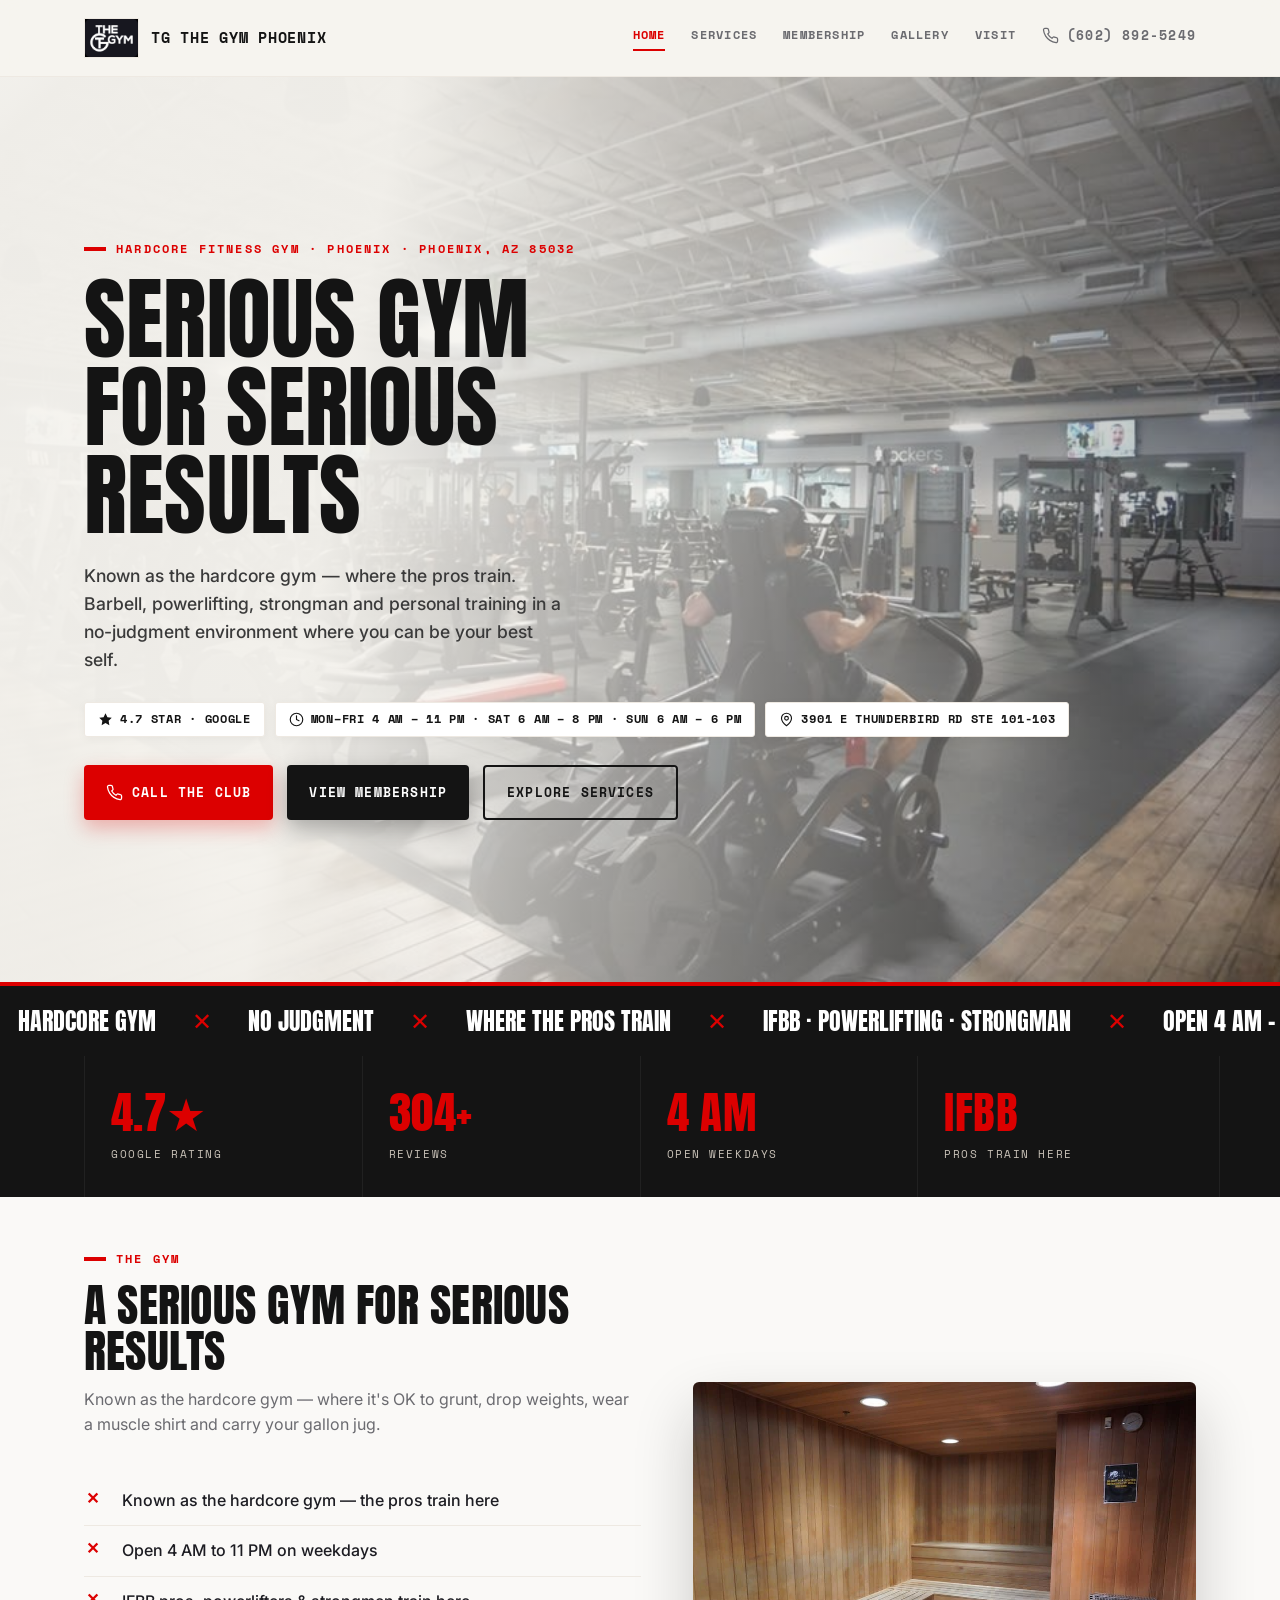
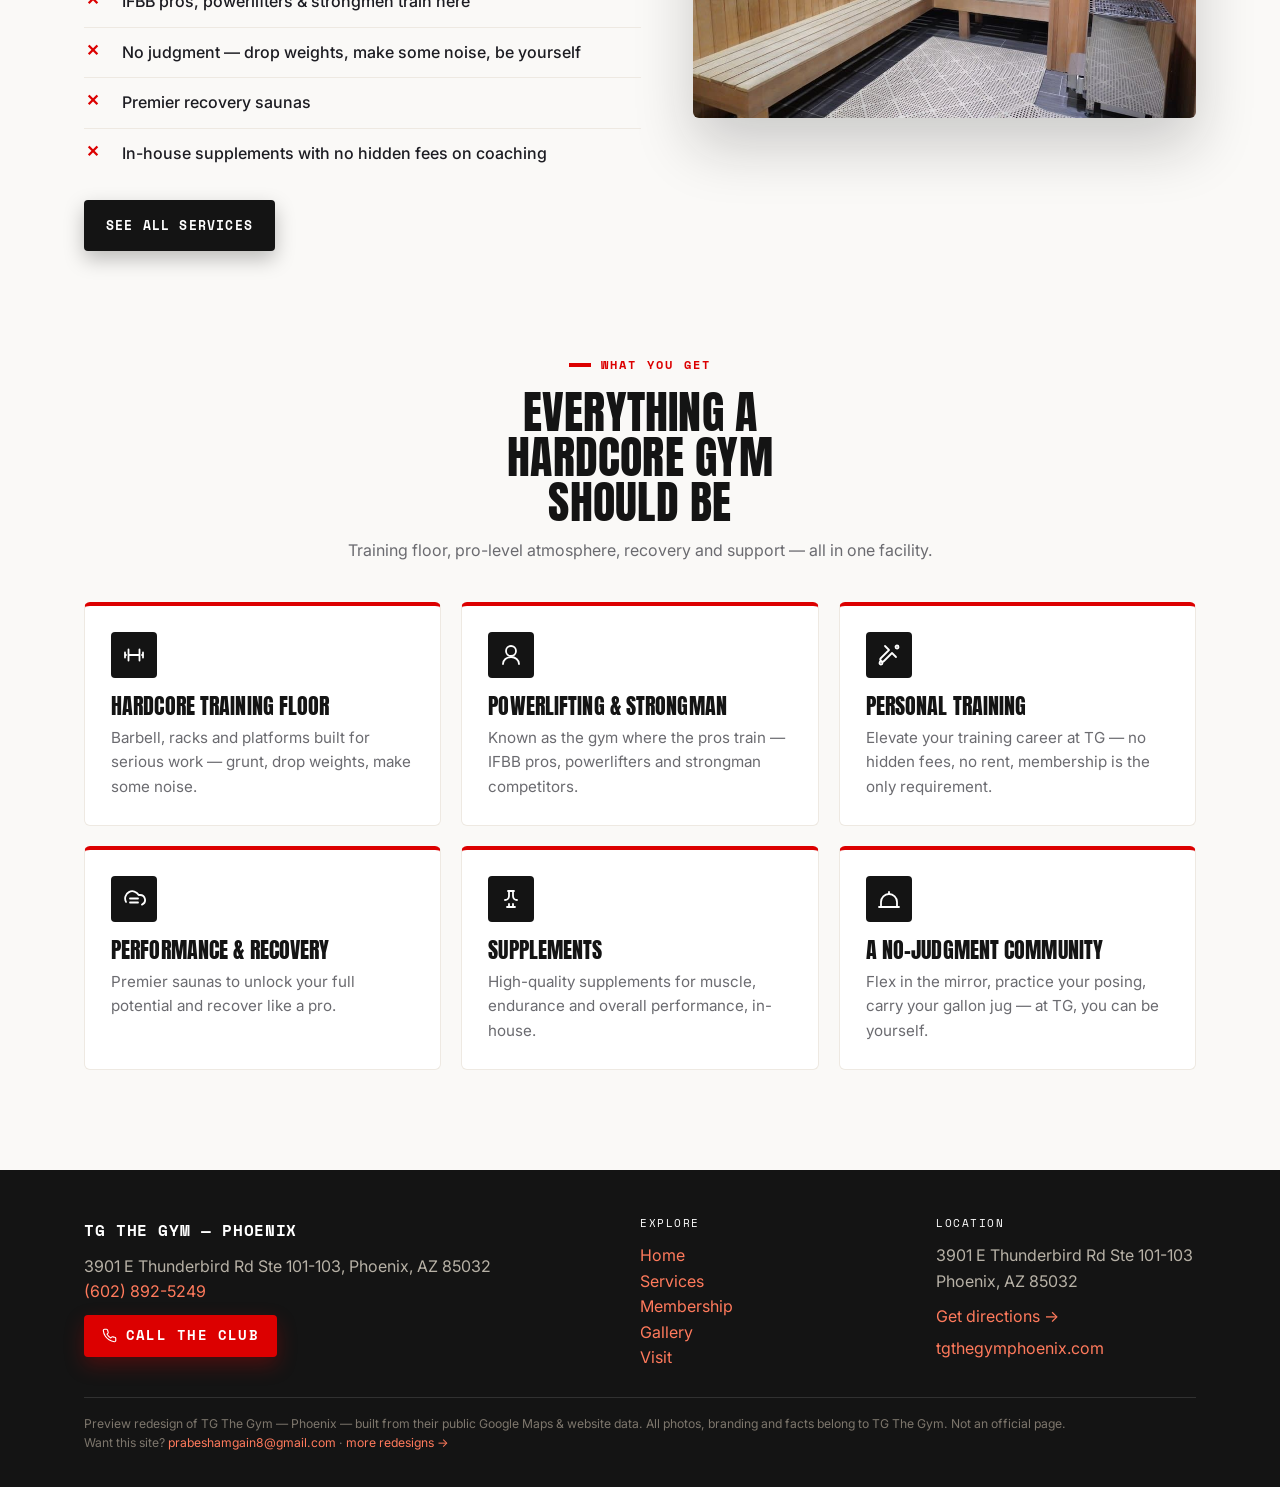
<file: index.html>
<!DOCTYPE html>
<html lang="en"><head>
<meta charset="UTF-8"><meta name="viewport" content="width=device-width, initial-scale=1.0">
<title>Home | TG The Gym — Phoenix</title>
<meta name="description" content="Known as the hardcore gym — where the pros train. Barbell, powerlifting, strongman and personal training in a no-judgment environment where you can be your best self.">
<link rel="icon" href="data:image/svg+xml,<svg xmlns='http://www.w3.org/2000/svg' viewBox='0 0 100 100'><rect width='100' height='100' rx='20' fill='%23900000'/><text x='50' y='68' font-size='52' font-family='Arial' font-weight='bold' text-anchor='middle' fill='%23ffffff'>G</text></svg>">
<link rel="preconnect" href="https://fonts.googleapis.com">
<link rel="preconnect" href="https://fonts.gstatic.com" crossorigin>
<link href="https://fonts.googleapis.com/css2?family=Anton&family=Space+Mono:wght@400;700&family=Inter:wght@400;500;600;700&display=swap" rel="stylesheet">
<meta property="og:title" content="Home | TG The Gym — Phoenix">
<meta property="og:description" content="Known as the hardcore gym — where the pros train. Barbell, powerlifting, strongman and personal training in a no-judgment environment where you can be your best self.">
<meta property="og:image" content="https://openclaw011-web.github.io/tg-the-gym-preview/img/og.jpg">
<meta property="og:type" content="website">
<meta property="og:url" content="https://openclaw011-web.github.io/tg-the-gym-preview/">
<meta name="twitter:card" content="summary_large_image">
<link rel="stylesheet" href="css/site.css">
<style id='palette'>:root{--brand:#DC0000;--brand_dark:#8f0101;--brand_mid:#e63c1f;--accent:#DC0000;--accent_soft:#fdecec;--bg:#faf9f7;--ink:#1c1c22;--muted:#6b6b70;--line:#eee9e2;}</style>
</head><body>
<header><div class="wrap nav">
  <a class="brand" href="index.html"><img src="img/logo-chip.png" alt="TG The Gym logo"><span>TG The Gym&nbsp;Phoenix</span></a>
  <nav class="nav-links" id="nav"><a href="index.html" class="active">Home</a><a href="services.html" class="">Services</a><a href="membership.html" class="">Membership</a><a href="gallery.html" class="">Gallery</a><a href="contact.html" class="">Visit</a><a class="nav-phone" href="tel:+16028925249"><svg width="17" height="17" viewBox="0 0 24 24" fill="none" stroke="currentColor" stroke-width="1.8" stroke-linecap="round" stroke-linejoin="round"><path d="M22 16.92v3a2 2 0 0 1-2.18 2 19.79 19.79 0 0 1-8.63-3.07 19.5 19.5 0 0 1-6-6 19.79 19.79 0 0 1-3.07-8.67A2 2 0 0 1 4.11 2h3a2 2 0 0 1 2 1.72c.13.96.36 1.9.7 2.81a2 2 0 0 1-.45 2.11L8.09 9.91a16 16 0 0 0 6 6l1.27-1.27a2 2 0 0 1 2.11-.45c.91.34 1.85.57 2.81.7A2 2 0 0 1 22 16.92z"/></svg><span>(602) 892-5249</span></a></nav>
  <button class="nav-toggle" aria-label="Menu" onclick="document.getElementById('nav').classList.toggle('open')"><svg width="22" height="22" viewBox="0 0 24 24" fill="none" stroke="currentColor" stroke-width="1.8" stroke-linecap="round" stroke-linejoin="round"><path d="M6.5 6.5v11M17.5 6.5v11M3 9.5v5M21 9.5v5M6.5 12h11M4 12h-.5M20.5 12H20"/></svg></button>
</div></header>
<section class="hero">
  <div class="hero-bg"><img src="img/training.jpg" alt=""></div>
  <div class="hero-inner">
    <span class="eyebrow">Hardcore Fitness Gym · Phoenix · Phoenix, AZ 85032</span>
    <h1>SERIOUS GYM FOR SERIOUS RESULTS</h1>
    <p class="lead">Known as the hardcore gym — where the pros train. Barbell, powerlifting, strongman and personal training in a no-judgment environment where you can be your best self.</p>
    <div class="hero-meta"><span class="pill"><svg width="15" height="15" viewBox="0 0 24 24" fill="currentColor" stroke="none" stroke="currentColor" stroke-width="1.8" stroke-linecap="round" stroke-linejoin="round"><polygon points="12 2 15.09 8.26 22 9.27 17 14.14 18.18 21.02 12 17.77 5.82 21.02 7 14.14 2 9.27 8.91 8.26 12 2"/></svg> 4.7 star · Google</span><span class="pill"><svg width="15" height="15" viewBox="0 0 24 24" fill="none" stroke="currentColor" stroke-width="1.8" stroke-linecap="round" stroke-linejoin="round"><circle cx="12" cy="12" r="10"/><polyline points="12 6 12 12 16 14"/></svg> Mon–Fri 4 AM – 11 PM · Sat 6 AM – 8 PM · Sun 6 AM – 6 PM</span><span class="pill"><svg width="15" height="15" viewBox="0 0 24 24" fill="none" stroke="currentColor" stroke-width="1.8" stroke-linecap="round" stroke-linejoin="round"><path d="M20 10c0 6-8 12-8 12s-8-6-8-12a8 8 0 0 1 16 0Z"/><circle cx="12" cy="10" r="3"/></svg> 3901 E Thunderbird Rd Ste 101-103</span></div>
    <div class="hero-cta">
      <a class="btn btn-accent" href="tel:+16028925249"><svg width="17" height="17" viewBox="0 0 24 24" fill="none" stroke="currentColor" stroke-width="1.8" stroke-linecap="round" stroke-linejoin="round"><path d="M22 16.92v3a2 2 0 0 1-2.18 2 19.79 19.79 0 0 1-8.63-3.07 19.5 19.5 0 0 1-6-6 19.79 19.79 0 0 1-3.07-8.67A2 2 0 0 1 4.11 2h3a2 2 0 0 1 2 1.72c.13.96.36 1.9.7 2.81a2 2 0 0 1-.45 2.11L8.09 9.91a16 16 0 0 0 6 6l1.27-1.27a2 2 0 0 1 2.11-.45c.91.34 1.85.57 2.81.7A2 2 0 0 1 22 16.92z"/></svg> Call the club</a>
      <a class="btn btn-primary" href="membership.html">View membership</a>
      <a class="btn btn-ghost" href="services.html">Explore services</a>
    </div>
  </div>
</section>
<div class="marquee"><div class="mq-track"><span>Hardcore Gym</span><span>No Judgment</span><span>Where The Pros Train</span><span>IFBB · Powerlifting · Strongman</span><span>Open 4 AM – 11 PM</span><span>Drop The Weights</span><span>Hardcore Gym</span><span>No Judgment</span><span>Where The Pros Train</span><span>IFBB · Powerlifting · Strongman</span><span>Open 4 AM – 11 PM</span><span>Drop The Weights</span></div></div>
<section class="statband"><div class="wrap stats-grid"><div class="stat"><div class="n">4.7★</div><div class="l">Google rating</div></div><div class="stat"><div class="n">304+</div><div class="l">Reviews</div></div><div class="stat"><div class="n">4 AM</div><div class="l">Open weekdays</div></div><div class="stat"><div class="n">IFBB</div><div class="l">Pros train here</div></div></div></section>
<section><div class="wrap">
  <div class="split">
    <div>
      <div class="sec-head "><span class="eyebrow">The Gym</span><h2>A serious gym for serious results</h2><p>Known as the hardcore gym — where it's OK to grunt, drop weights, wear a muscle shirt and carry your gallon jug.</p></div>
      <ul><li>Known as the hardcore gym — the pros train here</li><li>Open 4 AM to 11 PM on weekdays</li><li>IFBB pros, powerlifters &amp; strongmen train here</li><li>No judgment — drop weights, make some noise, be yourself</li><li>Premier recovery saunas</li><li>In-house supplements with no hidden fees on coaching</li></ul>
      <div style="margin-top:22px">
        <a class="btn btn-primary" href="services.html">See all services</a>
      </div>
    </div>
    <img src="img/interior1.jpg" alt="At TG The Gym">
  </div>
</div></section>
<section id="services"><div class="wrap">
  <div class="sec-head center"><span class="eyebrow">What you get</span><h2>Everything a hardcore gym should be</h2><p>Training floor, pro-level atmosphere, recovery and support — all in one facility.</p></div>
  <div class="grid">
    <div class="card"><div class="ic"><svg width="24" height="24" viewBox="0 0 24 24" fill="none" stroke="currentColor" stroke-width="1.8" stroke-linecap="round" stroke-linejoin="round"><path d="M6.5 6.5v11M17.5 6.5v11M3 9.5v5M21 9.5v5M6.5 12h11M4 12h-.5M20.5 12H20"/></svg></div><h3>Hardcore training floor</h3><p>Barbell, racks and platforms built for serious work — grunt, drop weights, make some noise.</p></div><div class="card"><div class="ic"><svg width="24" height="24" viewBox="0 0 24 24" fill="none" stroke="currentColor" stroke-width="1.8" stroke-linecap="round" stroke-linejoin="round"><circle cx="12" cy="8" r="5"/><path d="M4 21c0-4 3.6-7 8-7s8 3 8 7"/></svg></div><h3>Powerlifting &amp; strongman</h3><p>Known as the gym where the pros train — IFBB pros, powerlifters and strongman competitors.</p></div><div class="card"><div class="ic"><svg width="24" height="24" viewBox="0 0 24 24" fill="none" stroke="currentColor" stroke-width="1.8" stroke-linecap="round" stroke-linejoin="round"><path d="M8 3l4 4L4 15c-1 1-1 2 0 3 1 1 2 1 3 0l8-8 4 4"/><circle cx="4" cy="20" r="1.5"/><circle cx="20" cy="4" r="1.5"/></svg></div><h3>Personal training</h3><p>Elevate your training career at TG — no hidden fees, no rent, membership is the only requirement.</p></div><div class="card"><div class="ic"><svg width="24" height="24" viewBox="0 0 24 24" fill="none" stroke="currentColor" stroke-width="1.8" stroke-linecap="round" stroke-linejoin="round"><path d="M20 17.6A5 5 0 0 0 18 8h-1.3A7 7 0 1 0 4 14.9"/><line x1="16" y1="11.5" x2="8" y2="11.5"/><line x1="16" y1="15.5" x2="8" y2="15.5"/></svg></div><h3>Performance &amp; recovery</h3><p>Premier saunas to unlock your full potential and recover like a pro.</p></div><div class="card"><div class="ic"><svg width="24" height="24" viewBox="0 0 24 24" fill="none" stroke="currentColor" stroke-width="1.8" stroke-linecap="round" stroke-linejoin="round"><path d="M9 4h6M10 4v5a4 4 0 0 1-4 4M14 4v5a4 4 0 0 0 4 4"/><path d="M8 20h8M10 20v-3M14 20v-3"/></svg></div><h3>Supplements</h3><p>High-quality supplements for muscle, endurance and overall performance, in-house.</p></div><div class="card"><div class="ic"><svg width="24" height="24" viewBox="0 0 24 24" fill="none" stroke="currentColor" stroke-width="1.8" stroke-linecap="round" stroke-linejoin="round"><path d="M4 20V15a8 8 0 0 1 16 0v5"/><line x1="2" y1="20" x2="22" y2="20"/><path d="M12 7V5"/></svg></div><h3>A no-judgment community</h3><p>Flex in the mirror, practice your posing, carry your gallon jug — at TG, you can be yourself.</p></div>
  </div>
</div></section><footer><div class="wrap">
  <div class="f-grid">
    <div>
      <div class="f-brand">TG The Gym — Phoenix</div>
      <div>3901 E Thunderbird Rd Ste 101-103, Phoenix, AZ 85032</div>
      <div><a href="tel:+16028925249">(602) 892-5249</a></div>
      <div style="margin-top:10px"><a href="tel:+16028925249" class="btn btn-accent" style="font-size:.85rem;padding:10px 18px"><svg width="15" height="15" viewBox="0 0 24 24" fill="none" stroke="currentColor" stroke-width="1.8" stroke-linecap="round" stroke-linejoin="round"><path d="M22 16.92v3a2 2 0 0 1-2.18 2 19.79 19.79 0 0 1-8.63-3.07 19.5 19.5 0 0 1-6-6 19.79 19.79 0 0 1-3.07-8.67A2 2 0 0 1 4.11 2h3a2 2 0 0 1 2 1.72c.13.96.36 1.9.7 2.81a2 2 0 0 1-.45 2.11L8.09 9.91a16 16 0 0 0 6 6l1.27-1.27a2 2 0 0 1 2.11-.45c.91.34 1.85.57 2.81.7A2 2 0 0 1 22 16.92z"/></svg> Call the club</a></div>
    </div>
    <div><h4>Explore</h4><div><a href="index.html">Home</a></div><div><a href="services.html">Services</a></div><div><a href="membership.html">Membership</a></div><div><a href="gallery.html">Gallery</a></div><div><a href="contact.html">Visit</a></div></div>
    <div><h4>Location</h4><div>3901 E Thunderbird Rd Ste 101-103</div><div>Phoenix, AZ 85032</div>
      <div style="margin-top:10px"><a href="https://www.google.com/maps/search/tg+the+gym+phoenix" target="_blank" rel="noopener">Get directions →</a></div>
      <div style="margin-top:6px"><a href="https://tgthegymphoenix.com/" target="_blank" rel="noopener">tgthegymphoenix.com</a></div></div>
  </div>
  <div class="note">Preview redesign of TG The Gym — Phoenix — built from their public Google Maps &amp; website data. All photos, branding and facts belong to TG The Gym. Not an official page.<br>Want this site? <a href="mailto:prabeshamgain8@gmail.com">prabeshamgain8@gmail.com</a> · <a href="https://openclaw011-web.github.io/gym-redesigns/">more redesigns →</a></div>
</div></footer>
<script>document.getElementById('nav')&&null;</script>
</body></html>
</file>
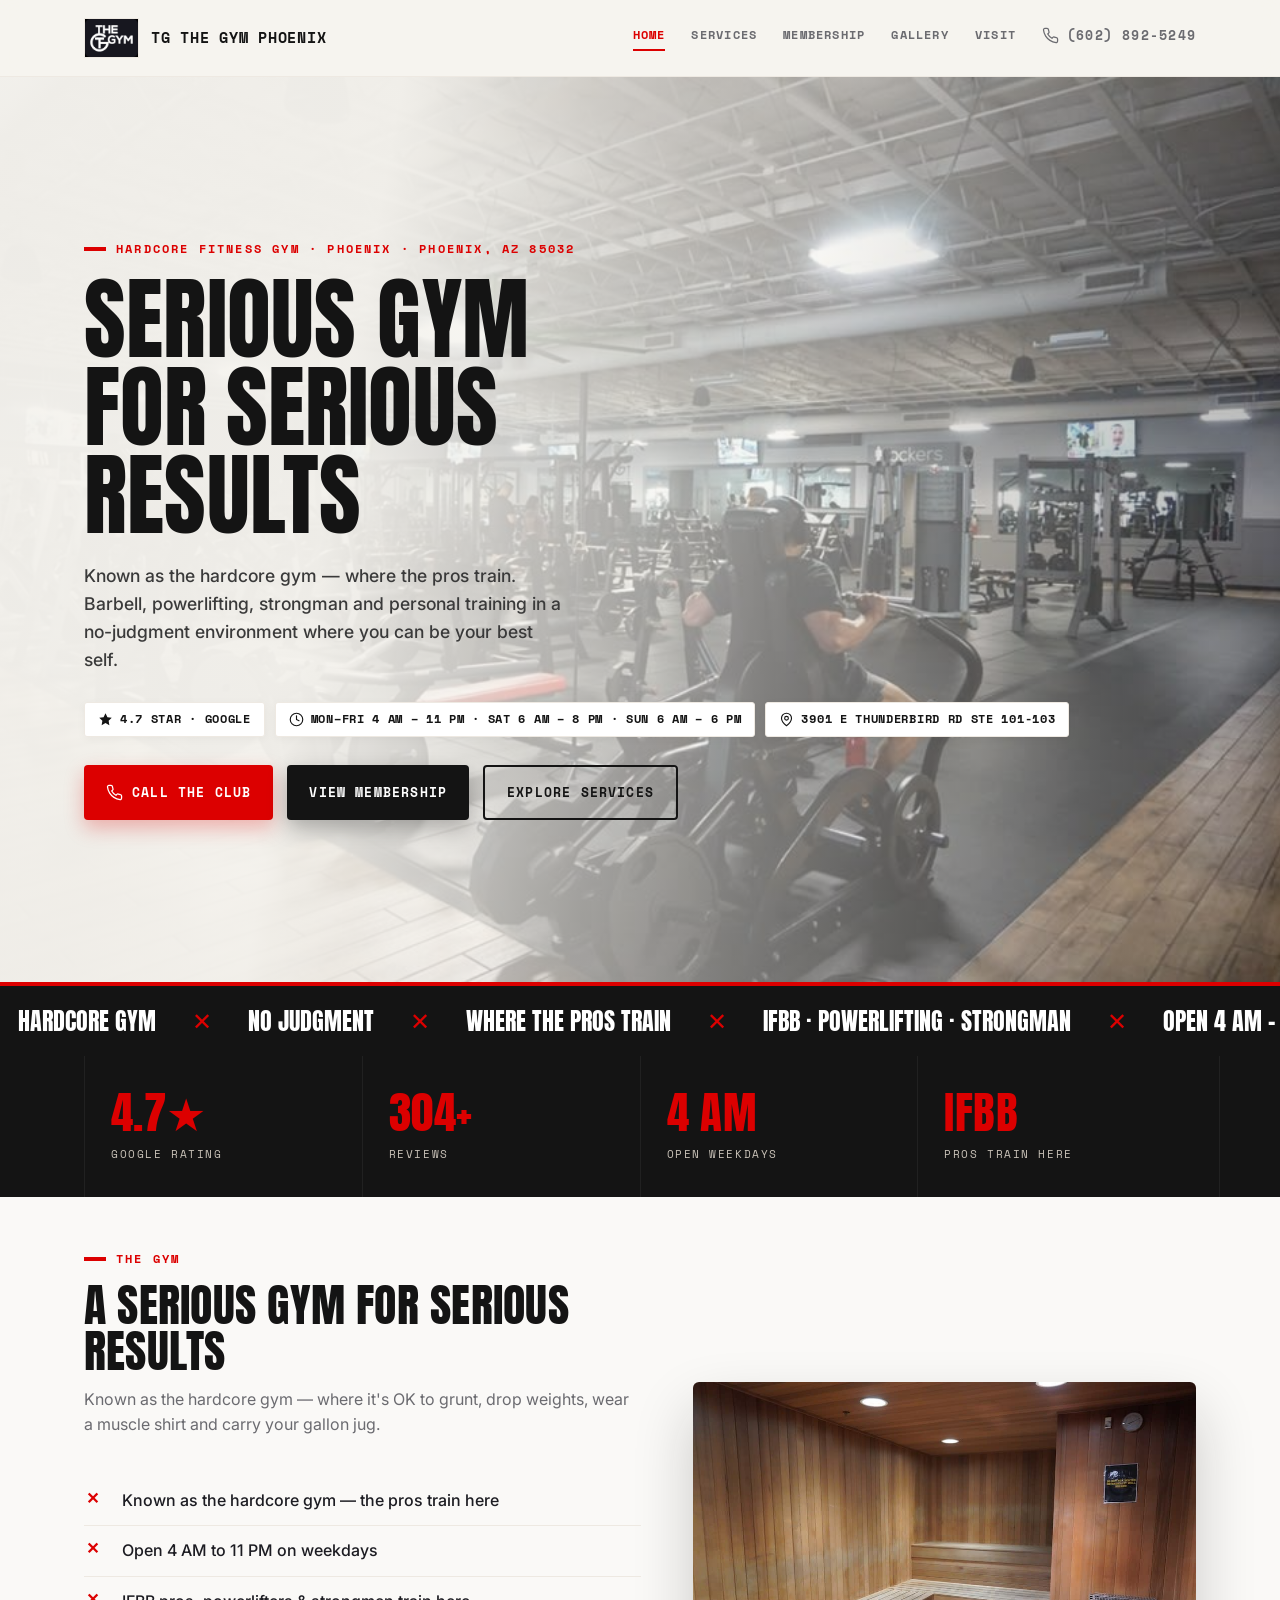
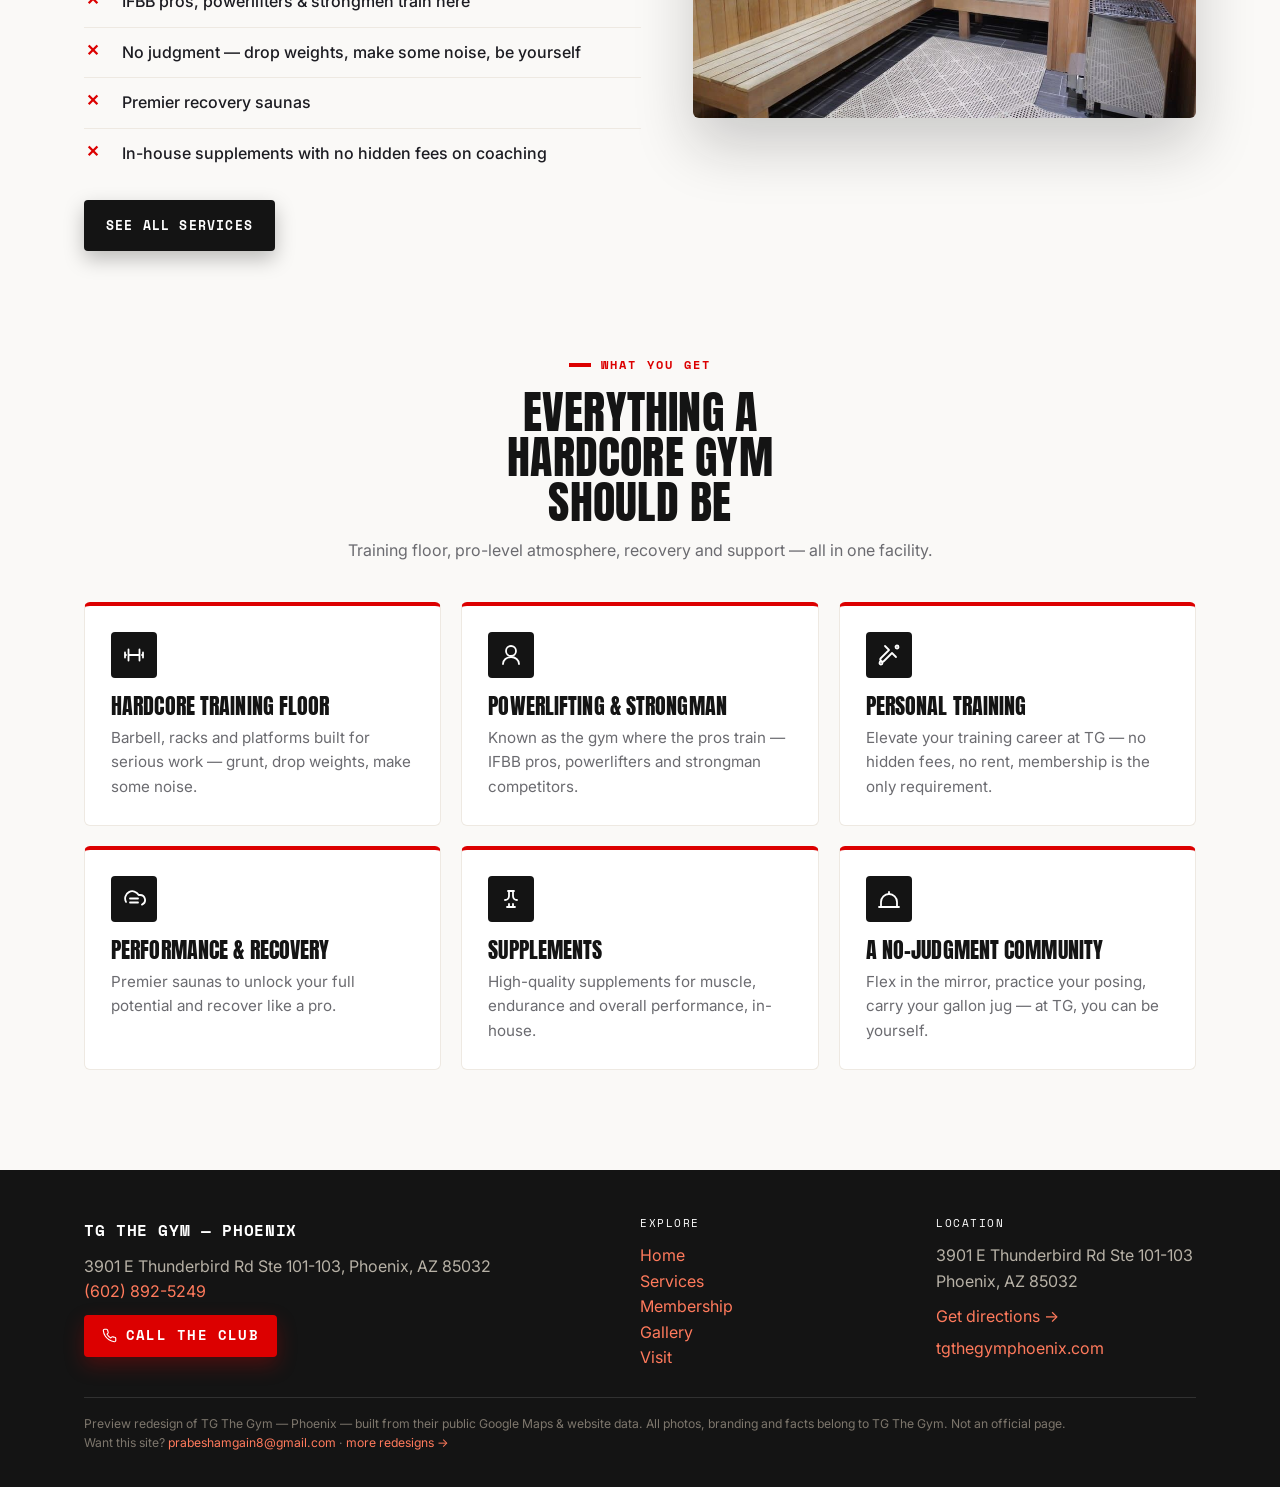
<file: motion/index.html>
<!DOCTYPE html>
<html lang="en"><head>
<meta charset="UTF-8"><meta name="viewport" content="width=device-width, initial-scale=1.0">
<title>Home | TG The Gym — Phoenix</title>
<meta name="description" content="Known as the hardcore gym — where the pros train. Barbell, powerlifting, strongman and personal training in a no-judgment environment where you can be your best self.">
<link rel="icon" href="data:image/svg+xml,<svg xmlns='http://www.w3.org/2000/svg' viewBox='0 0 100 100'><rect width='100' height='100' rx='20' fill='%23900000'/><text x='50' y='68' font-size='52' font-family='Arial' font-weight='bold' text-anchor='middle' fill='%23ffffff'>G</text></svg>">
<link rel="preconnect" href="https://fonts.googleapis.com">
<link rel="preconnect" href="https://fonts.gstatic.com" crossorigin>
<link href="https://fonts.googleapis.com/css2?family=Anton&family=Space+Mono:wght@400;700&family=Inter:wght@400;500;600;700&display=swap" rel="stylesheet">
<meta property="og:title" content="Home | TG The Gym — Phoenix">
<meta property="og:description" content="Known as the hardcore gym — where the pros train. Barbell, powerlifting, strongman and personal training in a no-judgment environment where you can be your best self.">
<meta property="og:image" content="https://openclaw011-web.github.io/tg-the-gym-preview/img/og.jpg">
<meta property="og:type" content="website">
<meta property="og:url" content="https://openclaw011-web.github.io/tg-the-gym-preview/">
<meta name="twitter:card" content="summary_large_image">
<link rel="stylesheet" href="../css/site.css">
<style id='palette'>:root{--brand:#DC0000;--brand_dark:#8f0101;--brand_mid:#e63c1f;--accent:#DC0000;--accent_soft:#fdecec;--bg:#faf9f7;--ink:#1c1c22;--muted:#6b6b70;--line:#eee9e2;}</style>
<link rel="stylesheet" href="../css/motion.css">
</head><body>
<header><div class="wrap nav">
  <a class="brand" href="index.html"><img src="../img/logo-chip.png" alt="TG The Gym logo"><span>TG The Gym&nbsp;Phoenix</span></a>
  <nav class="nav-links" id="nav"><a href="index.html" class="active">Home</a><a href="services.html" class="">Services</a><a href="membership.html" class="">Membership</a><a href="gallery.html" class="">Gallery</a><a href="contact.html" class="">Visit</a><a class="nav-phone" href="tel:+16028925249"><svg width="17" height="17" viewBox="0 0 24 24" fill="none" stroke="currentColor" stroke-width="1.8" stroke-linecap="round" stroke-linejoin="round"><path d="M22 16.92v3a2 2 0 0 1-2.18 2 19.79 19.79 0 0 1-8.63-3.07 19.5 19.5 0 0 1-6-6 19.79 19.79 0 0 1-3.07-8.67A2 2 0 0 1 4.11 2h3a2 2 0 0 1 2 1.72c.13.96.36 1.9.7 2.81a2 2 0 0 1-.45 2.11L8.09 9.91a16 16 0 0 0 6 6l1.27-1.27a2 2 0 0 1 2.11-.45c.91.34 1.85.57 2.81.7A2 2 0 0 1 22 16.92z"/></svg><span>(602) 892-5249</span></a></nav>
  <button class="nav-toggle" aria-label="Menu" onclick="document.getElementById('nav').classList.toggle('open')"><svg width="22" height="22" viewBox="0 0 24 24" fill="none" stroke="currentColor" stroke-width="1.8" stroke-linecap="round" stroke-linejoin="round"><path d="M6.5 6.5v11M17.5 6.5v11M3 9.5v5M21 9.5v5M6.5 12h11M4 12h-.5M20.5 12H20"/></svg></button>
</div></header>
<section class="hero">
  <div class="hero-bg"><img src="../img/training.jpg" alt=""></div>
  <div class="hero-inner" data-rv>
    <span class="eyebrow">Hardcore Fitness Gym · Phoenix · Phoenix, AZ 85032</span>
    <h1>SERIOUS GYM FOR SERIOUS RESULTS</h1>
    <p class="lead">Known as the hardcore gym — where the pros train. Barbell, powerlifting, strongman and personal training in a no-judgment environment where you can be your best self.</p>
    <div class="hero-meta"><span class="pill"><svg width="15" height="15" viewBox="0 0 24 24" fill="currentColor" stroke="none" stroke="currentColor" stroke-width="1.8" stroke-linecap="round" stroke-linejoin="round"><polygon points="12 2 15.09 8.26 22 9.27 17 14.14 18.18 21.02 12 17.77 5.82 21.02 7 14.14 2 9.27 8.91 8.26 12 2"/></svg> 4.7 star · Google</span><span class="pill"><svg width="15" height="15" viewBox="0 0 24 24" fill="none" stroke="currentColor" stroke-width="1.8" stroke-linecap="round" stroke-linejoin="round"><circle cx="12" cy="12" r="10"/><polyline points="12 6 12 12 16 14"/></svg> Mon–Fri 4 AM – 11 PM · Sat 6 AM – 8 PM · Sun 6 AM – 6 PM</span><span class="pill"><svg width="15" height="15" viewBox="0 0 24 24" fill="none" stroke="currentColor" stroke-width="1.8" stroke-linecap="round" stroke-linejoin="round"><path d="M20 10c0 6-8 12-8 12s-8-6-8-12a8 8 0 0 1 16 0Z"/><circle cx="12" cy="10" r="3"/></svg> 3901 E Thunderbird Rd Ste 101-103</span></div>
    <div class="hero-cta">
      <a class="btn btn-accent" href="tel:+16028925249"><svg width="17" height="17" viewBox="0 0 24 24" fill="none" stroke="currentColor" stroke-width="1.8" stroke-linecap="round" stroke-linejoin="round"><path d="M22 16.92v3a2 2 0 0 1-2.18 2 19.79 19.79 0 0 1-8.63-3.07 19.5 19.5 0 0 1-6-6 19.79 19.79 0 0 1-3.07-8.67A2 2 0 0 1 4.11 2h3a2 2 0 0 1 2 1.72c.13.96.36 1.9.7 2.81a2 2 0 0 1-.45 2.11L8.09 9.91a16 16 0 0 0 6 6l1.27-1.27a2 2 0 0 1 2.11-.45c.91.34 1.85.57 2.81.7A2 2 0 0 1 22 16.92z"/></svg> Call the club</a>
      <a class="btn btn-primary" href="membership.html">View membership</a>
      <a class="btn btn-ghost" href="services.html">Explore services</a>
    </div>
  </div>
</section>
<div class="marquee"><div class="mq-track"><span>Hardcore Gym</span><span>No Judgment</span><span>Where The Pros Train</span><span>IFBB · Powerlifting · Strongman</span><span>Open 4 AM – 11 PM</span><span>Drop The Weights</span><span>Hardcore Gym</span><span>No Judgment</span><span>Where The Pros Train</span><span>IFBB · Powerlifting · Strongman</span><span>Open 4 AM – 11 PM</span><span>Drop The Weights</span></div></div>
<section class="statband"><div class="wrap stats-grid"><div class="stat"><div class="n">4.7★</div><div class="l">Google rating</div></div><div class="stat"><div class="n">304+</div><div class="l">Reviews</div></div><div class="stat"><div class="n">4 AM</div><div class="l">Open weekdays</div></div><div class="stat"><div class="n">IFBB</div><div class="l">Pros train here</div></div></div></section>
<section><div class="wrap">
  <div class="split" data-rv>
    <div>
      <div class="sec-head " data-rv><span class="eyebrow">The Gym</span><h2>A serious gym for serious results</h2><p>Known as the hardcore gym — where it's OK to grunt, drop weights, wear a muscle shirt and carry your gallon jug.</p></div>
      <ul><li>Known as the hardcore gym — the pros train here</li><li>Open 4 AM to 11 PM on weekdays</li><li>IFBB pros, powerlifters &amp; strongmen train here</li><li>No judgment — drop weights, make some noise, be yourself</li><li>Premier recovery saunas</li><li>In-house supplements with no hidden fees on coaching</li></ul>
      <div style="margin-top:22px">
        <a class="btn btn-primary" href="services.html">See all services</a>
      </div>
    </div>
    <img src="../img/interior1.jpg" alt="At TG The Gym">
  </div>
</div></section>
<section id="services"><div class="wrap">
  <div class="sec-head center" data-rv><span class="eyebrow">What you get</span><h2>Everything a hardcore gym should be</h2><p>Training floor, pro-level atmosphere, recovery and support — all in one facility.</p></div>
  <div class="grid" data-rv>
    <div class="card"><div class="ic"><svg width="24" height="24" viewBox="0 0 24 24" fill="none" stroke="currentColor" stroke-width="1.8" stroke-linecap="round" stroke-linejoin="round"><path d="M6.5 6.5v11M17.5 6.5v11M3 9.5v5M21 9.5v5M6.5 12h11M4 12h-.5M20.5 12H20"/></svg></div><h3>Hardcore training floor</h3><p>Barbell, racks and platforms built for serious work — grunt, drop weights, make some noise.</p></div><div class="card"><div class="ic"><svg width="24" height="24" viewBox="0 0 24 24" fill="none" stroke="currentColor" stroke-width="1.8" stroke-linecap="round" stroke-linejoin="round"><circle cx="12" cy="8" r="5"/><path d="M4 21c0-4 3.6-7 8-7s8 3 8 7"/></svg></div><h3>Powerlifting &amp; strongman</h3><p>Known as the gym where the pros train — IFBB pros, powerlifters and strongman competitors.</p></div><div class="card"><div class="ic"><svg width="24" height="24" viewBox="0 0 24 24" fill="none" stroke="currentColor" stroke-width="1.8" stroke-linecap="round" stroke-linejoin="round"><path d="M8 3l4 4L4 15c-1 1-1 2 0 3 1 1 2 1 3 0l8-8 4 4"/><circle cx="4" cy="20" r="1.5"/><circle cx="20" cy="4" r="1.5"/></svg></div><h3>Personal training</h3><p>Elevate your training career at TG — no hidden fees, no rent, membership is the only requirement.</p></div><div class="card"><div class="ic"><svg width="24" height="24" viewBox="0 0 24 24" fill="none" stroke="currentColor" stroke-width="1.8" stroke-linecap="round" stroke-linejoin="round"><path d="M20 17.6A5 5 0 0 0 18 8h-1.3A7 7 0 1 0 4 14.9"/><line x1="16" y1="11.5" x2="8" y2="11.5"/><line x1="16" y1="15.5" x2="8" y2="15.5"/></svg></div><h3>Performance &amp; recovery</h3><p>Premier saunas to unlock your full potential and recover like a pro.</p></div><div class="card"><div class="ic"><svg width="24" height="24" viewBox="0 0 24 24" fill="none" stroke="currentColor" stroke-width="1.8" stroke-linecap="round" stroke-linejoin="round"><path d="M9 4h6M10 4v5a4 4 0 0 1-4 4M14 4v5a4 4 0 0 0 4 4"/><path d="M8 20h8M10 20v-3M14 20v-3"/></svg></div><h3>Supplements</h3><p>High-quality supplements for muscle, endurance and overall performance, in-house.</p></div><div class="card"><div class="ic"><svg width="24" height="24" viewBox="0 0 24 24" fill="none" stroke="currentColor" stroke-width="1.8" stroke-linecap="round" stroke-linejoin="round"><path d="M4 20V15a8 8 0 0 1 16 0v5"/><line x1="2" y1="20" x2="22" y2="20"/><path d="M12 7V5"/></svg></div><h3>A no-judgment community</h3><p>Flex in the mirror, practice your posing, carry your gallon jug — at TG, you can be yourself.</p></div>
  </div>
</div></section><footer><div class="wrap">
  <div class="f-grid">
    <div>
      <div class="f-brand">TG The Gym — Phoenix</div>
      <div>3901 E Thunderbird Rd Ste 101-103, Phoenix, AZ 85032</div>
      <div><a href="tel:+16028925249">(602) 892-5249</a></div>
      <div style="margin-top:10px"><a href="tel:+16028925249" class="btn btn-accent" style="font-size:.85rem;padding:10px 18px"><svg width="15" height="15" viewBox="0 0 24 24" fill="none" stroke="currentColor" stroke-width="1.8" stroke-linecap="round" stroke-linejoin="round"><path d="M22 16.92v3a2 2 0 0 1-2.18 2 19.79 19.79 0 0 1-8.63-3.07 19.5 19.5 0 0 1-6-6 19.79 19.79 0 0 1-3.07-8.67A2 2 0 0 1 4.11 2h3a2 2 0 0 1 2 1.72c.13.96.36 1.9.7 2.81a2 2 0 0 1-.45 2.11L8.09 9.91a16 16 0 0 0 6 6l1.27-1.27a2 2 0 0 1 2.11-.45c.91.34 1.85.57 2.81.7A2 2 0 0 1 22 16.92z"/></svg> Call the club</a></div>
    </div>
    <div><h4>Explore</h4><div><a href="index.html">Home</a></div><div><a href="services.html">Services</a></div><div><a href="membership.html">Membership</a></div><div><a href="gallery.html">Gallery</a></div><div><a href="contact.html">Visit</a></div></div>
    <div><h4>Location</h4><div>3901 E Thunderbird Rd Ste 101-103</div><div>Phoenix, AZ 85032</div>
      <div style="margin-top:10px"><a href="https://www.google.com/maps/search/tg+the+gym+phoenix" target="_blank" rel="noopener">Get directions →</a></div>
      <div style="margin-top:6px"><a href="https://tgthegymphoenix.com/" target="_blank" rel="noopener">tgthegymphoenix.com</a></div></div>
  </div>
  <div class="note">Preview redesign of TG The Gym — Phoenix — built from their public Google Maps &amp; website data. All photos, branding and facts belong to TG The Gym. Not an official page.<br>Want this site? <a href="mailto:prabeshamgain8@gmail.com">prabeshamgain8@gmail.com</a> · <a href="https://openclaw011-web.github.io/gym-redesigns/">more redesigns →</a></div>
</div></footer>
<script>document.getElementById('nav')&&null;</script>
<script>
// scroll reveal
const rvio=new IntersectionObserver(es=>es.forEach(e=>{if(e.isIntersecting){e.target.classList.add('in');rvio.unobserve(e.target)}}),{threshold:.12,rootMargin:'0px 0px -30px 0px'});
document.querySelectorAll('[data-rv]').forEach(el=>rvio.observe(el));
// sticky-header scrolled shadow
const shead=document.querySelector('header');
const sh=()=>shead&&shead.classList.toggle('scrolled',scrollY>30);
addEventListener('scroll',sh,{passive:true});sh();
// hero parallax (wrapper only; ken-burns stays on the img)
const hbg=document.querySelector('.hero-bg');
addEventListener('scroll',()=>{if(hbg&&innerWidth>880)hbg.style.transform=`translateY(${(scrollY*.15).toFixed(1)}px)`},{passive:true});
</script>
</body></html>
</file>
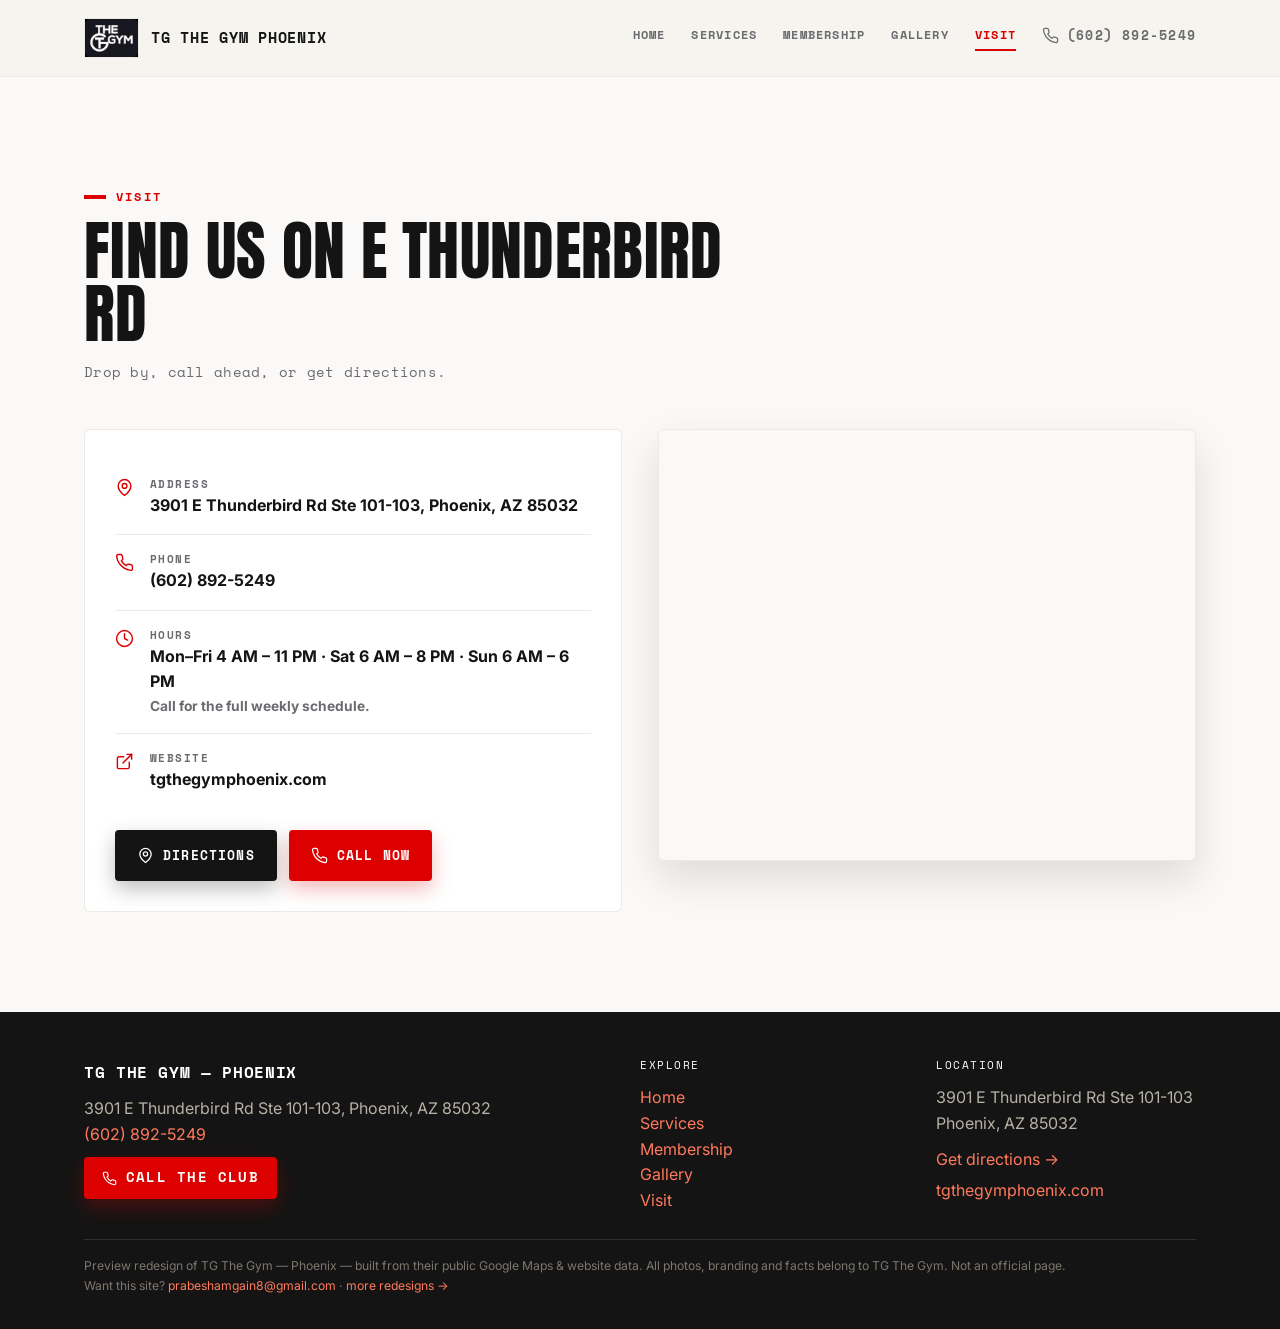
<file: contact.html>
<!DOCTYPE html>
<html lang="en"><head>
<meta charset="UTF-8"><meta name="viewport" content="width=device-width, initial-scale=1.0">
<title>Contact & Visit | TG The Gym — Phoenix</title>
<meta name="description" content="Address, phone, hours and map for TG The Gym — Phoenix.">
<link rel="icon" href="data:image/svg+xml,<svg xmlns='http://www.w3.org/2000/svg' viewBox='0 0 100 100'><rect width='100' height='100' rx='20' fill='%23900000'/><text x='50' y='68' font-size='52' font-family='Arial' font-weight='bold' text-anchor='middle' fill='%23ffffff'>G</text></svg>">
<link rel="preconnect" href="https://fonts.googleapis.com">
<link rel="preconnect" href="https://fonts.gstatic.com" crossorigin>
<link href="https://fonts.googleapis.com/css2?family=Anton&family=Space+Mono:wght@400;700&family=Inter:wght@400;500;600;700&display=swap" rel="stylesheet">
<meta property="og:title" content="Contact & Visit | TG The Gym — Phoenix">
<meta property="og:description" content="Address, phone, hours and map for TG The Gym — Phoenix.">
<meta property="og:image" content="https://openclaw011-web.github.io/tg-the-gym-preview/img/og.jpg">
<meta property="og:type" content="website">
<meta property="og:url" content="https://openclaw011-web.github.io/tg-the-gym-preview/">
<meta name="twitter:card" content="summary_large_image">
<link rel="stylesheet" href="css/site.css">
<style id='palette'>:root{--brand:#DC0000;--brand_dark:#8f0101;--brand_mid:#e63c1f;--accent:#DC0000;--accent_soft:#fdecec;--bg:#faf9f7;--ink:#1c1c22;--muted:#6b6b70;--line:#eee9e2;}</style>
</head><body>
<header><div class="wrap nav">
  <a class="brand" href="index.html"><img src="img/logo-chip.png" alt="TG The Gym logo"><span>TG The Gym&nbsp;Phoenix</span></a>
  <nav class="nav-links" id="nav"><a href="index.html" class="">Home</a><a href="services.html" class="">Services</a><a href="membership.html" class="">Membership</a><a href="gallery.html" class="">Gallery</a><a href="contact.html" class="active">Visit</a><a class="nav-phone" href="tel:+16028925249"><svg width="17" height="17" viewBox="0 0 24 24" fill="none" stroke="currentColor" stroke-width="1.8" stroke-linecap="round" stroke-linejoin="round"><path d="M22 16.92v3a2 2 0 0 1-2.18 2 19.79 19.79 0 0 1-8.63-3.07 19.5 19.5 0 0 1-6-6 19.79 19.79 0 0 1-3.07-8.67A2 2 0 0 1 4.11 2h3a2 2 0 0 1 2 1.72c.13.96.36 1.9.7 2.81a2 2 0 0 1-.45 2.11L8.09 9.91a16 16 0 0 0 6 6l1.27-1.27a2 2 0 0 1 2.11-.45c.91.34 1.85.57 2.81.7A2 2 0 0 1 22 16.92z"/></svg><span>(602) 892-5249</span></a></nav>
  <button class="nav-toggle" aria-label="Menu" onclick="document.getElementById('nav').classList.toggle('open')"><svg width="22" height="22" viewBox="0 0 24 24" fill="none" stroke="currentColor" stroke-width="1.8" stroke-linecap="round" stroke-linejoin="round"><path d="M6.5 6.5v11M17.5 6.5v11M3 9.5v5M21 9.5v5M6.5 12h11M4 12h-.5M20.5 12H20"/></svg></button>
</div></header>
<div class="pagehead"><span class="eyebrow">Visit</span>
  <h1>Find us on E Thunderbird Rd</h1>
  <p>Drop by, call ahead, or get directions.</p></div>
<section style="padding-top:10px"><div class="wrap">
  <div class="contact-grid">
    <div class="c-card"><div class="c-row"><span class="ic"><svg width="19" height="19" viewBox="0 0 24 24" fill="none" stroke="currentColor" stroke-width="1.8" stroke-linecap="round" stroke-linejoin="round"><path d="M20 10c0 6-8 12-8 12s-8-6-8-12a8 8 0 0 1 16 0Z"/><circle cx="12" cy="10" r="3"/></svg></span><div><div class="lab">Address</div><div class="val">3901 E Thunderbird Rd Ste 101-103, Phoenix, AZ 85032<div style="font-size:.86rem;color:var(--muted)"></div></div></div></div><div class="c-row"><span class="ic"><svg width="19" height="19" viewBox="0 0 24 24" fill="none" stroke="currentColor" stroke-width="1.8" stroke-linecap="round" stroke-linejoin="round"><path d="M22 16.92v3a2 2 0 0 1-2.18 2 19.79 19.79 0 0 1-8.63-3.07 19.5 19.5 0 0 1-6-6 19.79 19.79 0 0 1-3.07-8.67A2 2 0 0 1 4.11 2h3a2 2 0 0 1 2 1.72c.13.96.36 1.9.7 2.81a2 2 0 0 1-.45 2.11L8.09 9.91a16 16 0 0 0 6 6l1.27-1.27a2 2 0 0 1 2.11-.45c.91.34 1.85.57 2.81.7A2 2 0 0 1 22 16.92z"/></svg></span><div><div class="lab">Phone</div><div class="val"><a href="tel:+16028925249">(602) 892-5249</a></div></div></div><div class="c-row"><span class="ic"><svg width="19" height="19" viewBox="0 0 24 24" fill="none" stroke="currentColor" stroke-width="1.8" stroke-linecap="round" stroke-linejoin="round"><circle cx="12" cy="12" r="10"/><polyline points="12 6 12 12 16 14"/></svg></span><div><div class="lab">Hours</div><div class="val">Mon–Fri 4 AM – 11 PM · Sat 6 AM – 8 PM · Sun 6 AM – 6 PM<div style="font-size:.86rem;color:var(--muted)">Call for the full weekly schedule.</div></div></div></div><div class="c-row"><span class="ic"><svg width="19" height="19" viewBox="0 0 24 24" fill="none" stroke="currentColor" stroke-width="1.8" stroke-linecap="round" stroke-linejoin="round"><path d="M18 13v6a2 2 0 0 1-2 2H5a2 2 0 0 1-2-2V8a2 2 0 0 1 2-2h6"/><polyline points="15 3 21 3 21 9"/><line x1="10" y1="14" x2="21" y2="3"/></svg></span><div><div class="lab">Website</div><div class="val"><a href="https://tgthegymphoenix.com/" target="_blank" rel="noopener">tgthegymphoenix.com</a></div></div></div>
      <div style="margin-top:22px;display:flex;gap:12px;flex-wrap:wrap">
        <a class="btn btn-primary" href="https://www.google.com/maps/search/tg+the+gym+phoenix" target="_blank" rel="noopener"><svg width="17" height="17" viewBox="0 0 24 24" fill="none" stroke="currentColor" stroke-width="1.8" stroke-linecap="round" stroke-linejoin="round"><path d="M20 10c0 6-8 12-8 12s-8-6-8-12a8 8 0 0 1 16 0Z"/><circle cx="12" cy="10" r="3"/></svg> Directions</a>
        <a class="btn btn-accent" href="tel:+16028925249"><svg width="17" height="17" viewBox="0 0 24 24" fill="none" stroke="currentColor" stroke-width="1.8" stroke-linecap="round" stroke-linejoin="round"><path d="M22 16.92v3a2 2 0 0 1-2.18 2 19.79 19.79 0 0 1-8.63-3.07 19.5 19.5 0 0 1-6-6 19.79 19.79 0 0 1-3.07-8.67A2 2 0 0 1 4.11 2h3a2 2 0 0 1 2 1.72c.13.96.36 1.9.7 2.81a2 2 0 0 1-.45 2.11L8.09 9.91a16 16 0 0 0 6 6l1.27-1.27a2 2 0 0 1 2.11-.45c.91.34 1.85.57 2.81.7A2 2 0 0 1 22 16.92z"/></svg> Call now</a>
      </div>
    </div>
    <div class="map-card"><iframe title="Map to TG The Gym — Phoenix" src="https://www.openstreetmap.org/export/embed.html?bbox=-112.0061%2C33.6030%2C-111.9883%2C33.6191&amp;layer=mapnik&amp;marker=33.6110%2C-111.9972" width="100%" height="430" style="border:0;display:block"></iframe></div>
  </div>
</div></section><footer><div class="wrap">
  <div class="f-grid">
    <div>
      <div class="f-brand">TG The Gym — Phoenix</div>
      <div>3901 E Thunderbird Rd Ste 101-103, Phoenix, AZ 85032</div>
      <div><a href="tel:+16028925249">(602) 892-5249</a></div>
      <div style="margin-top:10px"><a href="tel:+16028925249" class="btn btn-accent" style="font-size:.85rem;padding:10px 18px"><svg width="15" height="15" viewBox="0 0 24 24" fill="none" stroke="currentColor" stroke-width="1.8" stroke-linecap="round" stroke-linejoin="round"><path d="M22 16.92v3a2 2 0 0 1-2.18 2 19.79 19.79 0 0 1-8.63-3.07 19.5 19.5 0 0 1-6-6 19.79 19.79 0 0 1-3.07-8.67A2 2 0 0 1 4.11 2h3a2 2 0 0 1 2 1.72c.13.96.36 1.9.7 2.81a2 2 0 0 1-.45 2.11L8.09 9.91a16 16 0 0 0 6 6l1.27-1.27a2 2 0 0 1 2.11-.45c.91.34 1.85.57 2.81.7A2 2 0 0 1 22 16.92z"/></svg> Call the club</a></div>
    </div>
    <div><h4>Explore</h4><div><a href="index.html">Home</a></div><div><a href="services.html">Services</a></div><div><a href="membership.html">Membership</a></div><div><a href="gallery.html">Gallery</a></div><div><a href="contact.html">Visit</a></div></div>
    <div><h4>Location</h4><div>3901 E Thunderbird Rd Ste 101-103</div><div>Phoenix, AZ 85032</div>
      <div style="margin-top:10px"><a href="https://www.google.com/maps/search/tg+the+gym+phoenix" target="_blank" rel="noopener">Get directions →</a></div>
      <div style="margin-top:6px"><a href="https://tgthegymphoenix.com/" target="_blank" rel="noopener">tgthegymphoenix.com</a></div></div>
  </div>
  <div class="note">Preview redesign of TG The Gym — Phoenix — built from their public Google Maps &amp; website data. All photos, branding and facts belong to TG The Gym. Not an official page.<br>Want this site? <a href="mailto:prabeshamgain8@gmail.com">prabeshamgain8@gmail.com</a> · <a href="https://openclaw011-web.github.io/gym-redesigns/">more redesigns →</a></div>
</div></footer>
<script>document.getElementById('nav')&&null;</script>
</body></html>
</file>
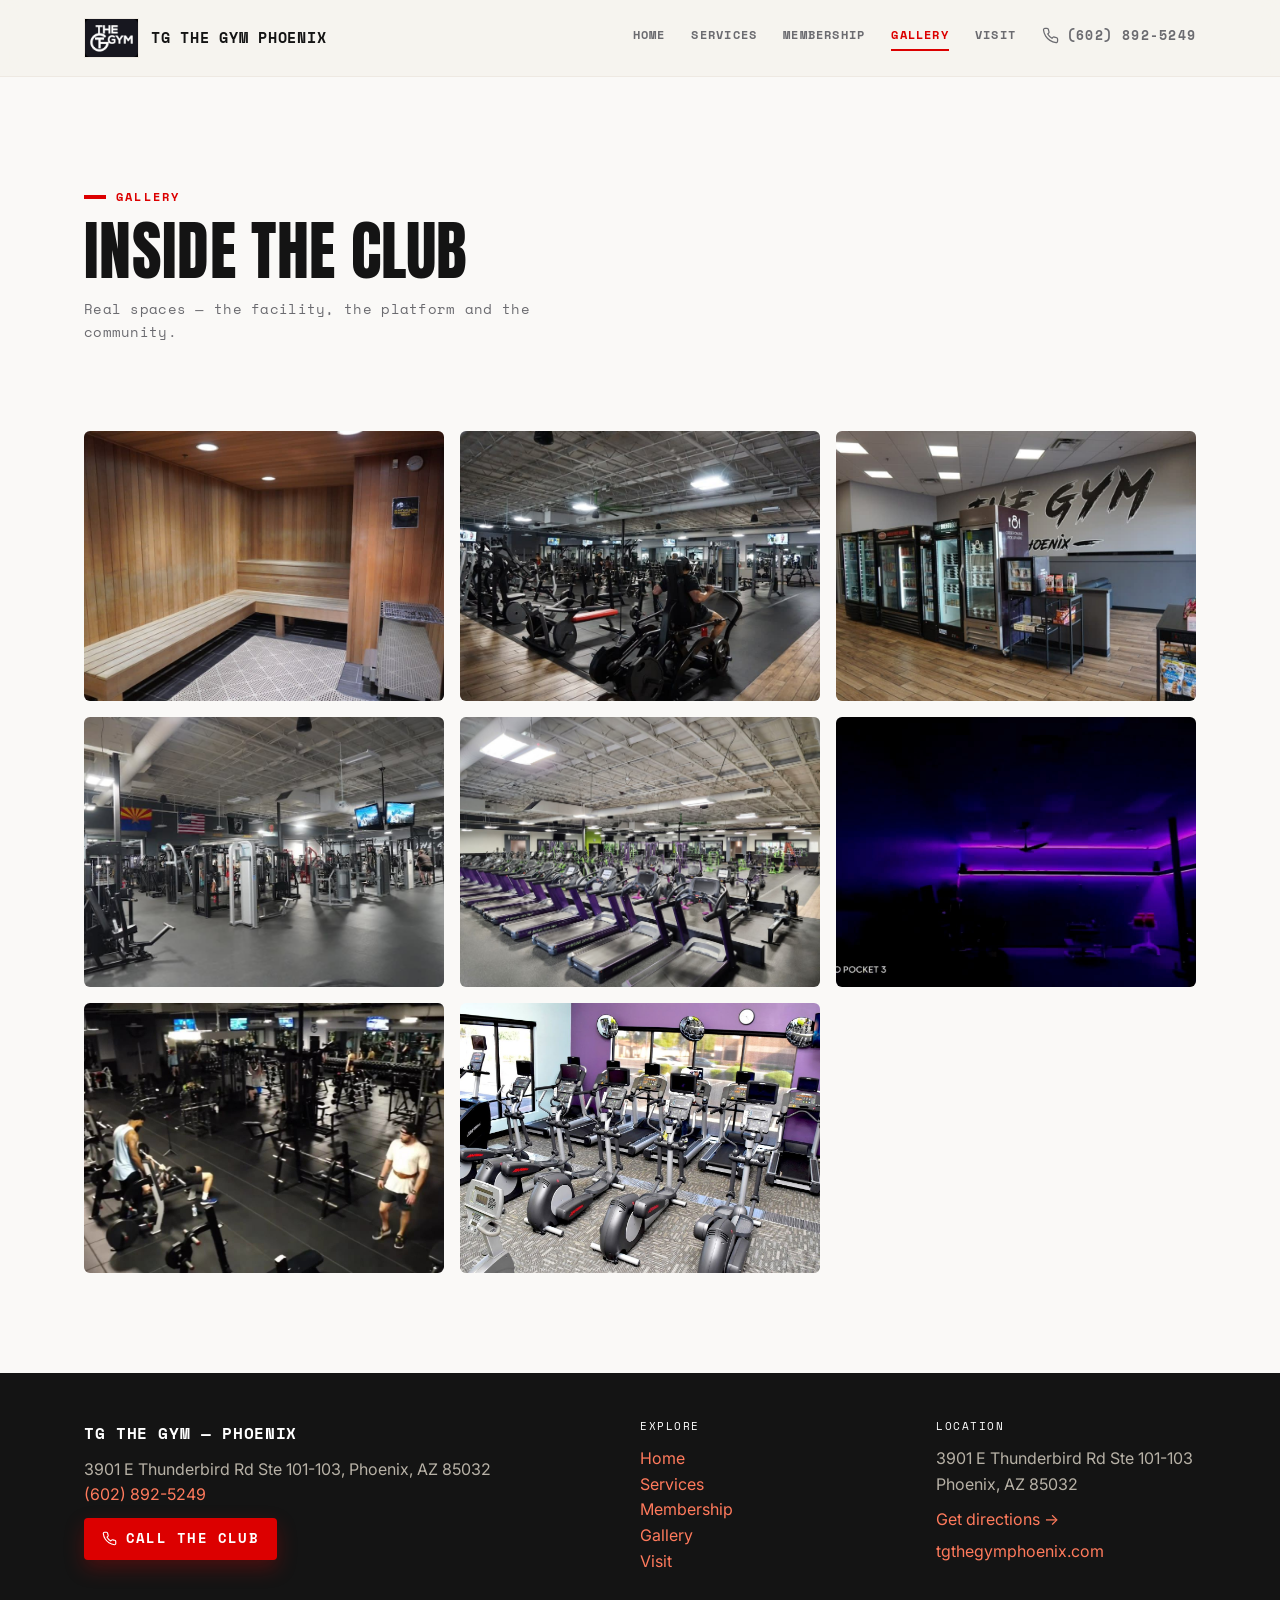
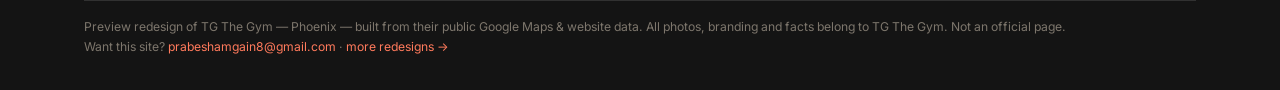
<file: gallery.html>
<!DOCTYPE html>
<html lang="en"><head>
<meta charset="UTF-8"><meta name="viewport" content="width=device-width, initial-scale=1.0">
<title>Gallery | TG The Gym — Phoenix</title>
<meta name="description" content="Photos inside TG The Gym — Phoenix.">
<link rel="icon" href="data:image/svg+xml,<svg xmlns='http://www.w3.org/2000/svg' viewBox='0 0 100 100'><rect width='100' height='100' rx='20' fill='%23900000'/><text x='50' y='68' font-size='52' font-family='Arial' font-weight='bold' text-anchor='middle' fill='%23ffffff'>G</text></svg>">
<link rel="preconnect" href="https://fonts.googleapis.com">
<link rel="preconnect" href="https://fonts.gstatic.com" crossorigin>
<link href="https://fonts.googleapis.com/css2?family=Anton&family=Space+Mono:wght@400;700&family=Inter:wght@400;500;600;700&display=swap" rel="stylesheet">
<meta property="og:title" content="Gallery | TG The Gym — Phoenix">
<meta property="og:description" content="Photos inside TG The Gym — Phoenix.">
<meta property="og:image" content="https://openclaw011-web.github.io/tg-the-gym-preview/img/og.jpg">
<meta property="og:type" content="website">
<meta property="og:url" content="https://openclaw011-web.github.io/tg-the-gym-preview/">
<meta name="twitter:card" content="summary_large_image">
<link rel="stylesheet" href="css/site.css">
<style id='palette'>:root{--brand:#DC0000;--brand_dark:#8f0101;--brand_mid:#e63c1f;--accent:#DC0000;--accent_soft:#fdecec;--bg:#faf9f7;--ink:#1c1c22;--muted:#6b6b70;--line:#eee9e2;}</style>
</head><body>
<header><div class="wrap nav">
  <a class="brand" href="index.html"><img src="img/logo-chip.png" alt="TG The Gym logo"><span>TG The Gym&nbsp;Phoenix</span></a>
  <nav class="nav-links" id="nav"><a href="index.html" class="">Home</a><a href="services.html" class="">Services</a><a href="membership.html" class="">Membership</a><a href="gallery.html" class="active">Gallery</a><a href="contact.html" class="">Visit</a><a class="nav-phone" href="tel:+16028925249"><svg width="17" height="17" viewBox="0 0 24 24" fill="none" stroke="currentColor" stroke-width="1.8" stroke-linecap="round" stroke-linejoin="round"><path d="M22 16.92v3a2 2 0 0 1-2.18 2 19.79 19.79 0 0 1-8.63-3.07 19.5 19.5 0 0 1-6-6 19.79 19.79 0 0 1-3.07-8.67A2 2 0 0 1 4.11 2h3a2 2 0 0 1 2 1.72c.13.96.36 1.9.7 2.81a2 2 0 0 1-.45 2.11L8.09 9.91a16 16 0 0 0 6 6l1.27-1.27a2 2 0 0 1 2.11-.45c.91.34 1.85.57 2.81.7A2 2 0 0 1 22 16.92z"/></svg><span>(602) 892-5249</span></a></nav>
  <button class="nav-toggle" aria-label="Menu" onclick="document.getElementById('nav').classList.toggle('open')"><svg width="22" height="22" viewBox="0 0 24 24" fill="none" stroke="currentColor" stroke-width="1.8" stroke-linecap="round" stroke-linejoin="round"><path d="M6.5 6.5v11M17.5 6.5v11M3 9.5v5M21 9.5v5M6.5 12h11M4 12h-.5M20.5 12H20"/></svg></button>
</div></header>
<div class="pagehead"><span class="eyebrow">Gallery</span>
  <h1>Inside the club</h1>
  <p>Real spaces — the facility, the platform and the community.</p></div>
<section><div class="wrap"><div class="gallery"><a href="img/interior1.jpg" target="_blank"><img src="img/interior1.jpg" alt="TG The Gym training floor"></a><a href="img/training.jpg" target="_blank"><img src="img/training.jpg" alt="Strength training at TG The Gym"></a><a href="img/training2.jpg" target="_blank"><img src="img/training2.jpg" alt="Barbell work"></a><a href="img/people.jpg" target="_blank"><img src="img/people.jpg" alt="Members training"></a><a href="img/map1.jpg" target="_blank"><img src="img/map1.jpg" alt="Inside TG The Gym"></a><a href="img/map2.jpg" target="_blank"><img src="img/map2.jpg" alt="Facility"></a><a href="img/map3.jpg" target="_blank"><img src="img/map3.jpg" alt="Gym atmosphere"></a><a href="img/map4.jpg" target="_blank"><img src="img/map4.jpg" alt="Training space"></a></div></div></section><footer><div class="wrap">
  <div class="f-grid">
    <div>
      <div class="f-brand">TG The Gym — Phoenix</div>
      <div>3901 E Thunderbird Rd Ste 101-103, Phoenix, AZ 85032</div>
      <div><a href="tel:+16028925249">(602) 892-5249</a></div>
      <div style="margin-top:10px"><a href="tel:+16028925249" class="btn btn-accent" style="font-size:.85rem;padding:10px 18px"><svg width="15" height="15" viewBox="0 0 24 24" fill="none" stroke="currentColor" stroke-width="1.8" stroke-linecap="round" stroke-linejoin="round"><path d="M22 16.92v3a2 2 0 0 1-2.18 2 19.79 19.79 0 0 1-8.63-3.07 19.5 19.5 0 0 1-6-6 19.79 19.79 0 0 1-3.07-8.67A2 2 0 0 1 4.11 2h3a2 2 0 0 1 2 1.72c.13.96.36 1.9.7 2.81a2 2 0 0 1-.45 2.11L8.09 9.91a16 16 0 0 0 6 6l1.27-1.27a2 2 0 0 1 2.11-.45c.91.34 1.85.57 2.81.7A2 2 0 0 1 22 16.92z"/></svg> Call the club</a></div>
    </div>
    <div><h4>Explore</h4><div><a href="index.html">Home</a></div><div><a href="services.html">Services</a></div><div><a href="membership.html">Membership</a></div><div><a href="gallery.html">Gallery</a></div><div><a href="contact.html">Visit</a></div></div>
    <div><h4>Location</h4><div>3901 E Thunderbird Rd Ste 101-103</div><div>Phoenix, AZ 85032</div>
      <div style="margin-top:10px"><a href="https://www.google.com/maps/search/tg+the+gym+phoenix" target="_blank" rel="noopener">Get directions →</a></div>
      <div style="margin-top:6px"><a href="https://tgthegymphoenix.com/" target="_blank" rel="noopener">tgthegymphoenix.com</a></div></div>
  </div>
  <div class="note">Preview redesign of TG The Gym — Phoenix — built from their public Google Maps &amp; website data. All photos, branding and facts belong to TG The Gym. Not an official page.<br>Want this site? <a href="mailto:prabeshamgain8@gmail.com">prabeshamgain8@gmail.com</a> · <a href="https://openclaw011-web.github.io/gym-redesigns/">more redesigns →</a></div>
</div></footer>
<script>document.getElementById('nav')&&null;</script>
</body></html>
</file>
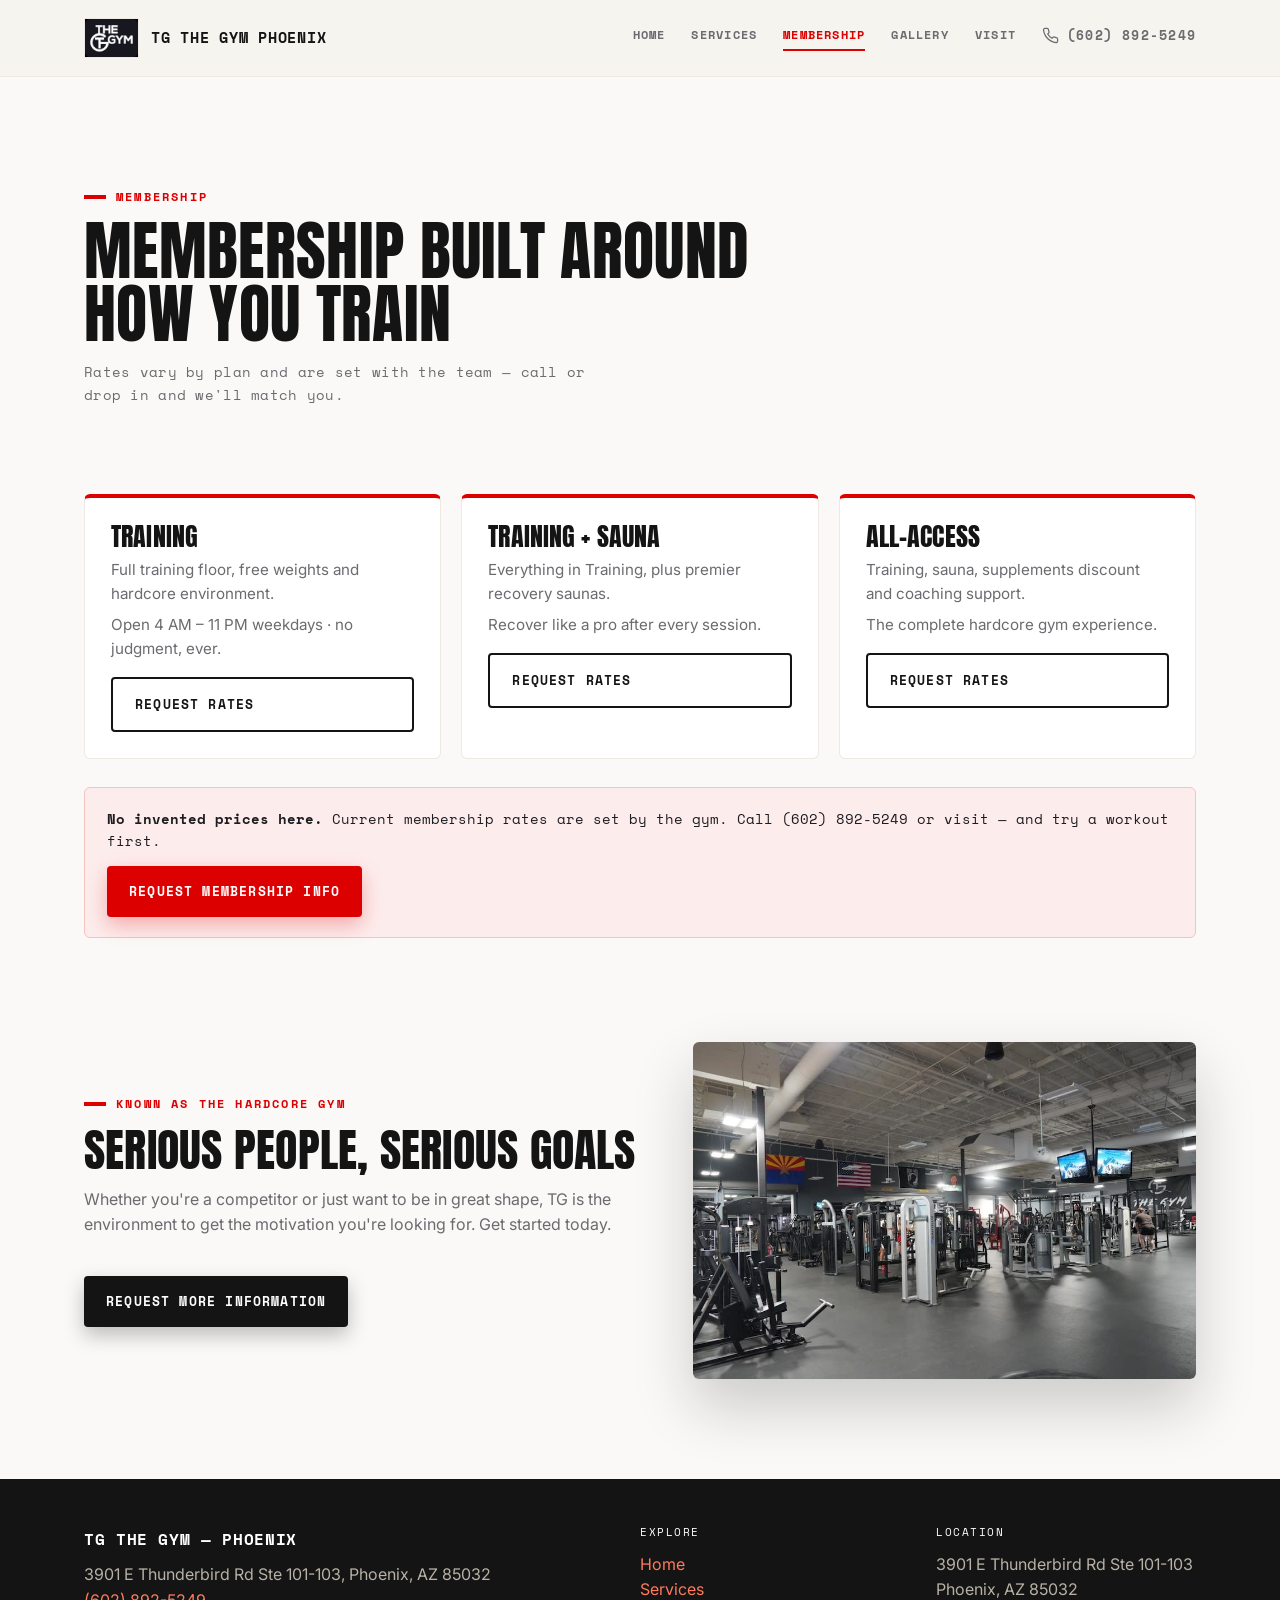
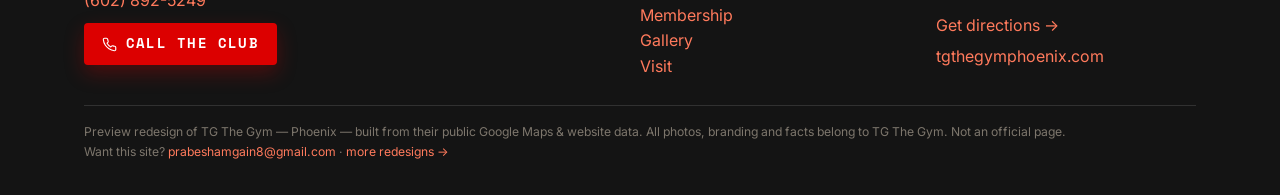
<file: membership.html>
<!DOCTYPE html>
<html lang="en"><head>
<meta charset="UTF-8"><meta name="viewport" content="width=device-width, initial-scale=1.0">
<title>Membership | TG The Gym — Phoenix</title>
<meta name="description" content="Membership options at TG The Gym — Phoenix.">
<link rel="icon" href="data:image/svg+xml,<svg xmlns='http://www.w3.org/2000/svg' viewBox='0 0 100 100'><rect width='100' height='100' rx='20' fill='%23900000'/><text x='50' y='68' font-size='52' font-family='Arial' font-weight='bold' text-anchor='middle' fill='%23ffffff'>G</text></svg>">
<link rel="preconnect" href="https://fonts.googleapis.com">
<link rel="preconnect" href="https://fonts.gstatic.com" crossorigin>
<link href="https://fonts.googleapis.com/css2?family=Anton&family=Space+Mono:wght@400;700&family=Inter:wght@400;500;600;700&display=swap" rel="stylesheet">
<meta property="og:title" content="Membership | TG The Gym — Phoenix">
<meta property="og:description" content="Membership options at TG The Gym — Phoenix.">
<meta property="og:image" content="https://openclaw011-web.github.io/tg-the-gym-preview/img/og.jpg">
<meta property="og:type" content="website">
<meta property="og:url" content="https://openclaw011-web.github.io/tg-the-gym-preview/">
<meta name="twitter:card" content="summary_large_image">
<link rel="stylesheet" href="css/site.css">
<style id='palette'>:root{--brand:#DC0000;--brand_dark:#8f0101;--brand_mid:#e63c1f;--accent:#DC0000;--accent_soft:#fdecec;--bg:#faf9f7;--ink:#1c1c22;--muted:#6b6b70;--line:#eee9e2;}</style>
</head><body>
<header><div class="wrap nav">
  <a class="brand" href="index.html"><img src="img/logo-chip.png" alt="TG The Gym logo"><span>TG The Gym&nbsp;Phoenix</span></a>
  <nav class="nav-links" id="nav"><a href="index.html" class="">Home</a><a href="services.html" class="">Services</a><a href="membership.html" class="active">Membership</a><a href="gallery.html" class="">Gallery</a><a href="contact.html" class="">Visit</a><a class="nav-phone" href="tel:+16028925249"><svg width="17" height="17" viewBox="0 0 24 24" fill="none" stroke="currentColor" stroke-width="1.8" stroke-linecap="round" stroke-linejoin="round"><path d="M22 16.92v3a2 2 0 0 1-2.18 2 19.79 19.79 0 0 1-8.63-3.07 19.5 19.5 0 0 1-6-6 19.79 19.79 0 0 1-3.07-8.67A2 2 0 0 1 4.11 2h3a2 2 0 0 1 2 1.72c.13.96.36 1.9.7 2.81a2 2 0 0 1-.45 2.11L8.09 9.91a16 16 0 0 0 6 6l1.27-1.27a2 2 0 0 1 2.11-.45c.91.34 1.85.57 2.81.7A2 2 0 0 1 22 16.92z"/></svg><span>(602) 892-5249</span></a></nav>
  <button class="nav-toggle" aria-label="Menu" onclick="document.getElementById('nav').classList.toggle('open')"><svg width="22" height="22" viewBox="0 0 24 24" fill="none" stroke="currentColor" stroke-width="1.8" stroke-linecap="round" stroke-linejoin="round"><path d="M6.5 6.5v11M17.5 6.5v11M3 9.5v5M21 9.5v5M6.5 12h11M4 12h-.5M20.5 12H20"/></svg></button>
</div></header>
<div class="pagehead"><span class="eyebrow">Membership</span>
  <h1>Membership built around how you train</h1>
  <p>Rates vary by plan and are set with the team — call or drop in and we'll match you.</p></div>
<section><div class="wrap">
  <div class="pricing"><div class="card"><h3>Training</h3><p>Full training floor, free weights and hardcore environment.</p><p style="margin-top:6px">Open 4 AM – 11 PM weekdays · no judgment, ever.</p><a class="btn btn-ghost" href="contact.html" style="margin-top:16px">Request rates</a></div><div class="card"><h3>Training + Sauna</h3><p>Everything in Training, plus premier recovery saunas.</p><p style="margin-top:6px">Recover like a pro after every session.</p><a class="btn btn-ghost" href="contact.html" style="margin-top:16px">Request rates</a></div><div class="card"><h3>All-Access</h3><p>Training, sauna, supplements discount and coaching support.</p><p style="margin-top:6px">The complete hardcore gym experience.</p><a class="btn btn-ghost" href="contact.html" style="margin-top:16px">Request rates</a></div></div>
  <div class="price-note">
    <strong>No invented prices here.</strong> Current membership rates are set by the gym. Call (602) 892-5249 or visit — and try a workout first.
    <div style="margin-top:14px"><a class="btn btn-accent" href="https://tgthegymphoenix.com/#" target="_blank" rel="noopener">Request membership info</a></div>
  </div>
</div></section>

<section><div class="wrap">
  <div class="split">
    <div>
      <div class="sec-head "><span class="eyebrow">Known as the hardcore gym</span><h2>Serious people, serious goals</h2><p>Whether you're a competitor or just want to be in great shape, TG is the environment to get the motivation you're looking for. Get started today.</p></div>
      <a class="btn btn-primary" href="https://tgthegymphoenix.com/#" target="_blank" rel="noopener">Request more information</a>
    </div>
    <img src="img/people.jpg" alt="Serious people, serious goals">
  </div>
</div></section>
<footer><div class="wrap">
  <div class="f-grid">
    <div>
      <div class="f-brand">TG The Gym — Phoenix</div>
      <div>3901 E Thunderbird Rd Ste 101-103, Phoenix, AZ 85032</div>
      <div><a href="tel:+16028925249">(602) 892-5249</a></div>
      <div style="margin-top:10px"><a href="tel:+16028925249" class="btn btn-accent" style="font-size:.85rem;padding:10px 18px"><svg width="15" height="15" viewBox="0 0 24 24" fill="none" stroke="currentColor" stroke-width="1.8" stroke-linecap="round" stroke-linejoin="round"><path d="M22 16.92v3a2 2 0 0 1-2.18 2 19.79 19.79 0 0 1-8.63-3.07 19.5 19.5 0 0 1-6-6 19.79 19.79 0 0 1-3.07-8.67A2 2 0 0 1 4.11 2h3a2 2 0 0 1 2 1.72c.13.96.36 1.9.7 2.81a2 2 0 0 1-.45 2.11L8.09 9.91a16 16 0 0 0 6 6l1.27-1.27a2 2 0 0 1 2.11-.45c.91.34 1.85.57 2.81.7A2 2 0 0 1 22 16.92z"/></svg> Call the club</a></div>
    </div>
    <div><h4>Explore</h4><div><a href="index.html">Home</a></div><div><a href="services.html">Services</a></div><div><a href="membership.html">Membership</a></div><div><a href="gallery.html">Gallery</a></div><div><a href="contact.html">Visit</a></div></div>
    <div><h4>Location</h4><div>3901 E Thunderbird Rd Ste 101-103</div><div>Phoenix, AZ 85032</div>
      <div style="margin-top:10px"><a href="https://www.google.com/maps/search/tg+the+gym+phoenix" target="_blank" rel="noopener">Get directions →</a></div>
      <div style="margin-top:6px"><a href="https://tgthegymphoenix.com/" target="_blank" rel="noopener">tgthegymphoenix.com</a></div></div>
  </div>
  <div class="note">Preview redesign of TG The Gym — Phoenix — built from their public Google Maps &amp; website data. All photos, branding and facts belong to TG The Gym. Not an official page.<br>Want this site? <a href="mailto:prabeshamgain8@gmail.com">prabeshamgain8@gmail.com</a> · <a href="https://openclaw011-web.github.io/gym-redesigns/">more redesigns →</a></div>
</div></footer>
<script>document.getElementById('nav')&&null;</script>
</body></html>
</file>
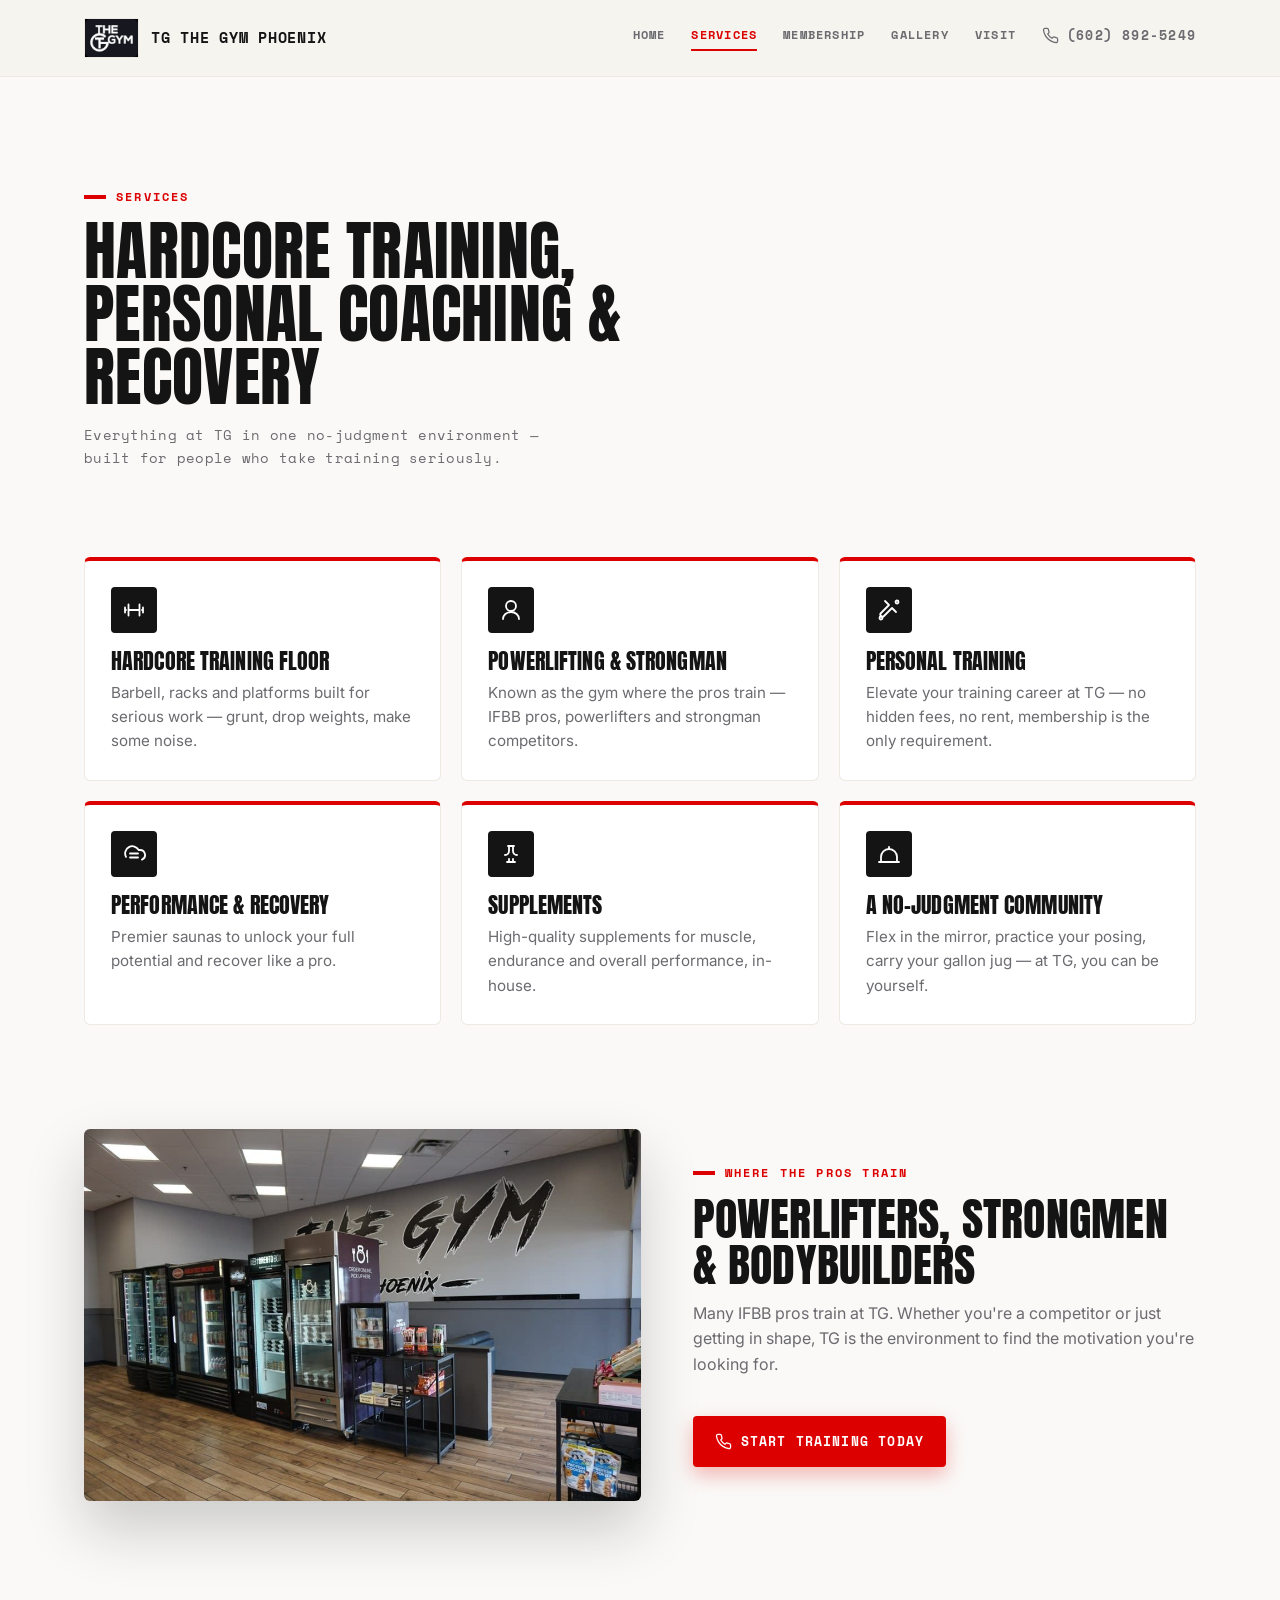
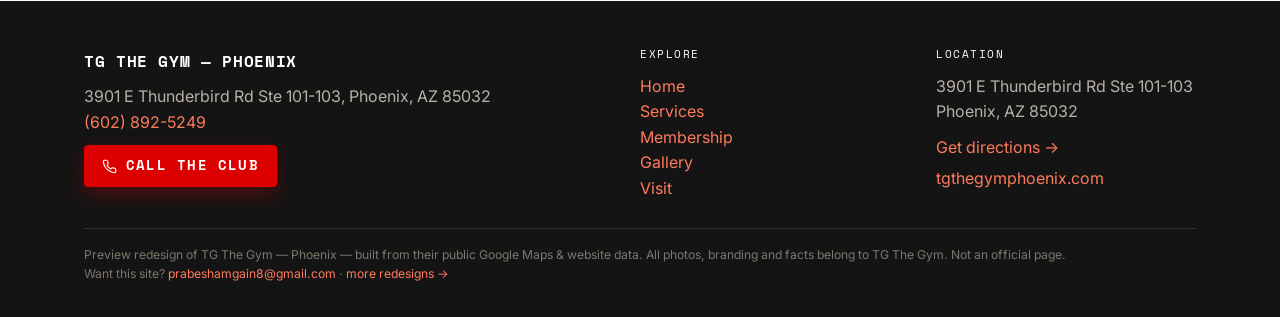
<file: services.html>
<!DOCTYPE html>
<html lang="en"><head>
<meta charset="UTF-8"><meta name="viewport" content="width=device-width, initial-scale=1.0">
<title>Services | TG The Gym — Phoenix</title>
<meta name="description" content="Services and amenities at TG The Gym — Phoenix.">
<link rel="icon" href="data:image/svg+xml,<svg xmlns='http://www.w3.org/2000/svg' viewBox='0 0 100 100'><rect width='100' height='100' rx='20' fill='%23900000'/><text x='50' y='68' font-size='52' font-family='Arial' font-weight='bold' text-anchor='middle' fill='%23ffffff'>G</text></svg>">
<link rel="preconnect" href="https://fonts.googleapis.com">
<link rel="preconnect" href="https://fonts.gstatic.com" crossorigin>
<link href="https://fonts.googleapis.com/css2?family=Anton&family=Space+Mono:wght@400;700&family=Inter:wght@400;500;600;700&display=swap" rel="stylesheet">
<meta property="og:title" content="Services | TG The Gym — Phoenix">
<meta property="og:description" content="Services and amenities at TG The Gym — Phoenix.">
<meta property="og:image" content="https://openclaw011-web.github.io/tg-the-gym-preview/img/og.jpg">
<meta property="og:type" content="website">
<meta property="og:url" content="https://openclaw011-web.github.io/tg-the-gym-preview/">
<meta name="twitter:card" content="summary_large_image">
<link rel="stylesheet" href="css/site.css">
<style id='palette'>:root{--brand:#DC0000;--brand_dark:#8f0101;--brand_mid:#e63c1f;--accent:#DC0000;--accent_soft:#fdecec;--bg:#faf9f7;--ink:#1c1c22;--muted:#6b6b70;--line:#eee9e2;}</style>
</head><body>
<header><div class="wrap nav">
  <a class="brand" href="index.html"><img src="img/logo-chip.png" alt="TG The Gym logo"><span>TG The Gym&nbsp;Phoenix</span></a>
  <nav class="nav-links" id="nav"><a href="index.html" class="">Home</a><a href="services.html" class="active">Services</a><a href="membership.html" class="">Membership</a><a href="gallery.html" class="">Gallery</a><a href="contact.html" class="">Visit</a><a class="nav-phone" href="tel:+16028925249"><svg width="17" height="17" viewBox="0 0 24 24" fill="none" stroke="currentColor" stroke-width="1.8" stroke-linecap="round" stroke-linejoin="round"><path d="M22 16.92v3a2 2 0 0 1-2.18 2 19.79 19.79 0 0 1-8.63-3.07 19.5 19.5 0 0 1-6-6 19.79 19.79 0 0 1-3.07-8.67A2 2 0 0 1 4.11 2h3a2 2 0 0 1 2 1.72c.13.96.36 1.9.7 2.81a2 2 0 0 1-.45 2.11L8.09 9.91a16 16 0 0 0 6 6l1.27-1.27a2 2 0 0 1 2.11-.45c.91.34 1.85.57 2.81.7A2 2 0 0 1 22 16.92z"/></svg><span>(602) 892-5249</span></a></nav>
  <button class="nav-toggle" aria-label="Menu" onclick="document.getElementById('nav').classList.toggle('open')"><svg width="22" height="22" viewBox="0 0 24 24" fill="none" stroke="currentColor" stroke-width="1.8" stroke-linecap="round" stroke-linejoin="round"><path d="M6.5 6.5v11M17.5 6.5v11M3 9.5v5M21 9.5v5M6.5 12h11M4 12h-.5M20.5 12H20"/></svg></button>
</div></header>
<div class="pagehead"><span class="eyebrow">Services</span>
  <h1>Hardcore training, personal coaching &amp; recovery</h1>
  <p>Everything at TG in one no-judgment environment — built for people who take training seriously.</p></div>
<section><div class="wrap">
  <div class="grid">
    <div class="card"><div class="ic"><svg width="24" height="24" viewBox="0 0 24 24" fill="none" stroke="currentColor" stroke-width="1.8" stroke-linecap="round" stroke-linejoin="round"><path d="M6.5 6.5v11M17.5 6.5v11M3 9.5v5M21 9.5v5M6.5 12h11M4 12h-.5M20.5 12H20"/></svg></div><h3>Hardcore training floor</h3><p>Barbell, racks and platforms built for serious work — grunt, drop weights, make some noise.</p></div><div class="card"><div class="ic"><svg width="24" height="24" viewBox="0 0 24 24" fill="none" stroke="currentColor" stroke-width="1.8" stroke-linecap="round" stroke-linejoin="round"><circle cx="12" cy="8" r="5"/><path d="M4 21c0-4 3.6-7 8-7s8 3 8 7"/></svg></div><h3>Powerlifting &amp; strongman</h3><p>Known as the gym where the pros train — IFBB pros, powerlifters and strongman competitors.</p></div><div class="card"><div class="ic"><svg width="24" height="24" viewBox="0 0 24 24" fill="none" stroke="currentColor" stroke-width="1.8" stroke-linecap="round" stroke-linejoin="round"><path d="M8 3l4 4L4 15c-1 1-1 2 0 3 1 1 2 1 3 0l8-8 4 4"/><circle cx="4" cy="20" r="1.5"/><circle cx="20" cy="4" r="1.5"/></svg></div><h3>Personal training</h3><p>Elevate your training career at TG — no hidden fees, no rent, membership is the only requirement.</p></div><div class="card"><div class="ic"><svg width="24" height="24" viewBox="0 0 24 24" fill="none" stroke="currentColor" stroke-width="1.8" stroke-linecap="round" stroke-linejoin="round"><path d="M20 17.6A5 5 0 0 0 18 8h-1.3A7 7 0 1 0 4 14.9"/><line x1="16" y1="11.5" x2="8" y2="11.5"/><line x1="16" y1="15.5" x2="8" y2="15.5"/></svg></div><h3>Performance &amp; recovery</h3><p>Premier saunas to unlock your full potential and recover like a pro.</p></div><div class="card"><div class="ic"><svg width="24" height="24" viewBox="0 0 24 24" fill="none" stroke="currentColor" stroke-width="1.8" stroke-linecap="round" stroke-linejoin="round"><path d="M9 4h6M10 4v5a4 4 0 0 1-4 4M14 4v5a4 4 0 0 0 4 4"/><path d="M8 20h8M10 20v-3M14 20v-3"/></svg></div><h3>Supplements</h3><p>High-quality supplements for muscle, endurance and overall performance, in-house.</p></div><div class="card"><div class="ic"><svg width="24" height="24" viewBox="0 0 24 24" fill="none" stroke="currentColor" stroke-width="1.8" stroke-linecap="round" stroke-linejoin="round"><path d="M4 20V15a8 8 0 0 1 16 0v5"/><line x1="2" y1="20" x2="22" y2="20"/><path d="M12 7V5"/></svg></div><h3>A no-judgment community</h3><p>Flex in the mirror, practice your posing, carry your gallon jug — at TG, you can be yourself.</p></div>
  </div>
</div></section>
<section id="includes"><div class="wrap">
  <div class="split">
    <img src="img/training2.jpg" alt="Powerlifters, strongmen &amp; bodybuilders">
    <div>
      <div class="sec-head "><span class="eyebrow">Where the pros train</span><h2>Powerlifters, strongmen &amp; bodybuilders</h2><p>Many IFBB pros train at TG. Whether you're a competitor or just getting in shape, TG is the environment to find the motivation you're looking for.</p></div>
      <div style="margin-top:22px"><a class="btn btn-accent" href="https://tgthegymphoenix.com/#"><svg width="17" height="17" viewBox="0 0 24 24" fill="none" stroke="currentColor" stroke-width="1.8" stroke-linecap="round" stroke-linejoin="round"><path d="M22 16.92v3a2 2 0 0 1-2.18 2 19.79 19.79 0 0 1-8.63-3.07 19.5 19.5 0 0 1-6-6 19.79 19.79 0 0 1-3.07-8.67A2 2 0 0 1 4.11 2h3a2 2 0 0 1 2 1.72c.13.96.36 1.9.7 2.81a2 2 0 0 1-.45 2.11L8.09 9.91a16 16 0 0 0 6 6l1.27-1.27a2 2 0 0 1 2.11-.45c.91.34 1.85.57 2.81.7A2 2 0 0 1 22 16.92z"/></svg> Start training today</a></div>
    </div>
  </div>
</div></section>
<footer><div class="wrap">
  <div class="f-grid">
    <div>
      <div class="f-brand">TG The Gym — Phoenix</div>
      <div>3901 E Thunderbird Rd Ste 101-103, Phoenix, AZ 85032</div>
      <div><a href="tel:+16028925249">(602) 892-5249</a></div>
      <div style="margin-top:10px"><a href="tel:+16028925249" class="btn btn-accent" style="font-size:.85rem;padding:10px 18px"><svg width="15" height="15" viewBox="0 0 24 24" fill="none" stroke="currentColor" stroke-width="1.8" stroke-linecap="round" stroke-linejoin="round"><path d="M22 16.92v3a2 2 0 0 1-2.18 2 19.79 19.79 0 0 1-8.63-3.07 19.5 19.5 0 0 1-6-6 19.79 19.79 0 0 1-3.07-8.67A2 2 0 0 1 4.11 2h3a2 2 0 0 1 2 1.72c.13.96.36 1.9.7 2.81a2 2 0 0 1-.45 2.11L8.09 9.91a16 16 0 0 0 6 6l1.27-1.27a2 2 0 0 1 2.11-.45c.91.34 1.85.57 2.81.7A2 2 0 0 1 22 16.92z"/></svg> Call the club</a></div>
    </div>
    <div><h4>Explore</h4><div><a href="index.html">Home</a></div><div><a href="services.html">Services</a></div><div><a href="membership.html">Membership</a></div><div><a href="gallery.html">Gallery</a></div><div><a href="contact.html">Visit</a></div></div>
    <div><h4>Location</h4><div>3901 E Thunderbird Rd Ste 101-103</div><div>Phoenix, AZ 85032</div>
      <div style="margin-top:10px"><a href="https://www.google.com/maps/search/tg+the+gym+phoenix" target="_blank" rel="noopener">Get directions →</a></div>
      <div style="margin-top:6px"><a href="https://tgthegymphoenix.com/" target="_blank" rel="noopener">tgthegymphoenix.com</a></div></div>
  </div>
  <div class="note">Preview redesign of TG The Gym — Phoenix — built from their public Google Maps &amp; website data. All photos, branding and facts belong to TG The Gym. Not an official page.<br>Want this site? <a href="mailto:prabeshamgain8@gmail.com">prabeshamgain8@gmail.com</a> · <a href="https://openclaw011-web.github.io/gym-redesigns/">more redesigns →</a></div>
</div></footer>
<script>document.getElementById('nav')&&null;</script>
</body></html>
</file>
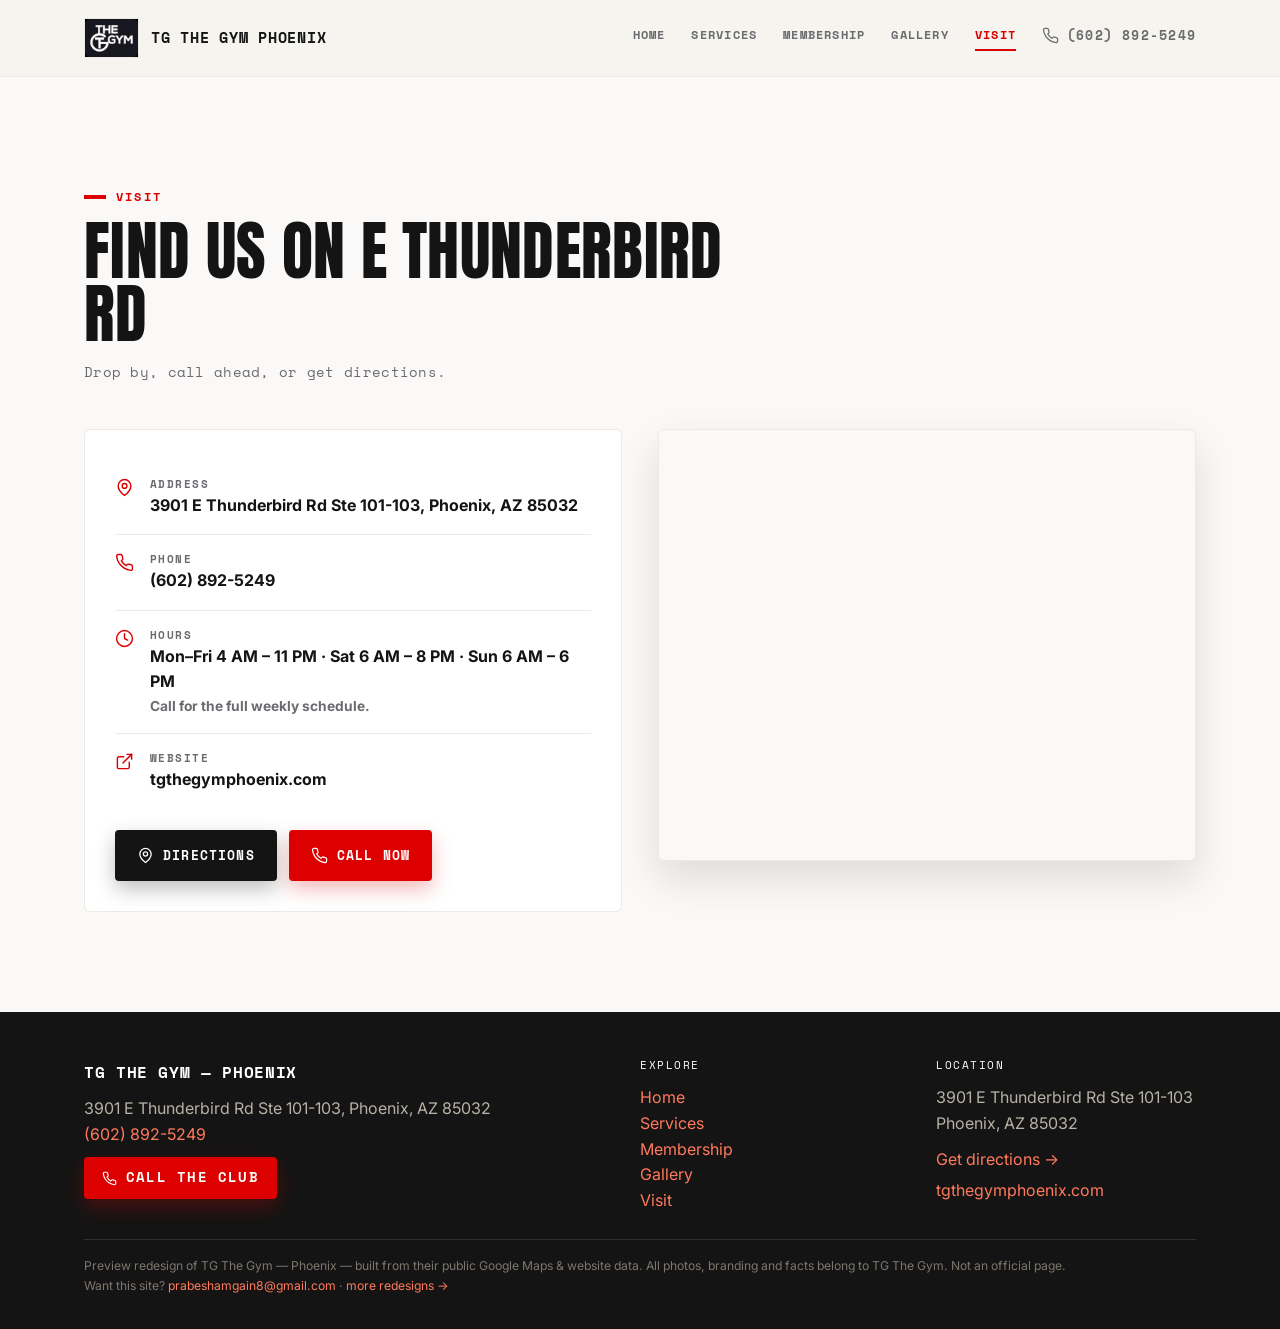
<file: motion/contact.html>
<!DOCTYPE html>
<html lang="en"><head>
<meta charset="UTF-8"><meta name="viewport" content="width=device-width, initial-scale=1.0">
<title>Contact & Visit | TG The Gym — Phoenix</title>
<meta name="description" content="Address, phone, hours and map for TG The Gym — Phoenix.">
<link rel="icon" href="data:image/svg+xml,<svg xmlns='http://www.w3.org/2000/svg' viewBox='0 0 100 100'><rect width='100' height='100' rx='20' fill='%23900000'/><text x='50' y='68' font-size='52' font-family='Arial' font-weight='bold' text-anchor='middle' fill='%23ffffff'>G</text></svg>">
<link rel="preconnect" href="https://fonts.googleapis.com">
<link rel="preconnect" href="https://fonts.gstatic.com" crossorigin>
<link href="https://fonts.googleapis.com/css2?family=Anton&family=Space+Mono:wght@400;700&family=Inter:wght@400;500;600;700&display=swap" rel="stylesheet">
<meta property="og:title" content="Contact & Visit | TG The Gym — Phoenix">
<meta property="og:description" content="Address, phone, hours and map for TG The Gym — Phoenix.">
<meta property="og:image" content="https://openclaw011-web.github.io/tg-the-gym-preview/img/og.jpg">
<meta property="og:type" content="website">
<meta property="og:url" content="https://openclaw011-web.github.io/tg-the-gym-preview/">
<meta name="twitter:card" content="summary_large_image">
<link rel="stylesheet" href="../css/site.css">
<style id='palette'>:root{--brand:#DC0000;--brand_dark:#8f0101;--brand_mid:#e63c1f;--accent:#DC0000;--accent_soft:#fdecec;--bg:#faf9f7;--ink:#1c1c22;--muted:#6b6b70;--line:#eee9e2;}</style>
<link rel="stylesheet" href="../css/motion.css">
</head><body>
<header><div class="wrap nav">
  <a class="brand" href="index.html"><img src="../img/logo-chip.png" alt="TG The Gym logo"><span>TG The Gym&nbsp;Phoenix</span></a>
  <nav class="nav-links" id="nav"><a href="index.html" class="">Home</a><a href="services.html" class="">Services</a><a href="membership.html" class="">Membership</a><a href="gallery.html" class="">Gallery</a><a href="contact.html" class="active">Visit</a><a class="nav-phone" href="tel:+16028925249"><svg width="17" height="17" viewBox="0 0 24 24" fill="none" stroke="currentColor" stroke-width="1.8" stroke-linecap="round" stroke-linejoin="round"><path d="M22 16.92v3a2 2 0 0 1-2.18 2 19.79 19.79 0 0 1-8.63-3.07 19.5 19.5 0 0 1-6-6 19.79 19.79 0 0 1-3.07-8.67A2 2 0 0 1 4.11 2h3a2 2 0 0 1 2 1.72c.13.96.36 1.9.7 2.81a2 2 0 0 1-.45 2.11L8.09 9.91a16 16 0 0 0 6 6l1.27-1.27a2 2 0 0 1 2.11-.45c.91.34 1.85.57 2.81.7A2 2 0 0 1 22 16.92z"/></svg><span>(602) 892-5249</span></a></nav>
  <button class="nav-toggle" aria-label="Menu" onclick="document.getElementById('nav').classList.toggle('open')"><svg width="22" height="22" viewBox="0 0 24 24" fill="none" stroke="currentColor" stroke-width="1.8" stroke-linecap="round" stroke-linejoin="round"><path d="M6.5 6.5v11M17.5 6.5v11M3 9.5v5M21 9.5v5M6.5 12h11M4 12h-.5M20.5 12H20"/></svg></button>
</div></header>
<div class="pagehead"><span class="eyebrow">Visit</span>
  <h1>Find us on E Thunderbird Rd</h1>
  <p>Drop by, call ahead, or get directions.</p></div>
<section style="padding-top:10px"><div class="wrap">
  <div class="contact-grid">
    <div class="c-card" data-rv><div class="c-row"><span class="ic"><svg width="19" height="19" viewBox="0 0 24 24" fill="none" stroke="currentColor" stroke-width="1.8" stroke-linecap="round" stroke-linejoin="round"><path d="M20 10c0 6-8 12-8 12s-8-6-8-12a8 8 0 0 1 16 0Z"/><circle cx="12" cy="10" r="3"/></svg></span><div><div class="lab">Address</div><div class="val">3901 E Thunderbird Rd Ste 101-103, Phoenix, AZ 85032<div style="font-size:.86rem;color:var(--muted)"></div></div></div></div><div class="c-row"><span class="ic"><svg width="19" height="19" viewBox="0 0 24 24" fill="none" stroke="currentColor" stroke-width="1.8" stroke-linecap="round" stroke-linejoin="round"><path d="M22 16.92v3a2 2 0 0 1-2.18 2 19.79 19.79 0 0 1-8.63-3.07 19.5 19.5 0 0 1-6-6 19.79 19.79 0 0 1-3.07-8.67A2 2 0 0 1 4.11 2h3a2 2 0 0 1 2 1.72c.13.96.36 1.9.7 2.81a2 2 0 0 1-.45 2.11L8.09 9.91a16 16 0 0 0 6 6l1.27-1.27a2 2 0 0 1 2.11-.45c.91.34 1.85.57 2.81.7A2 2 0 0 1 22 16.92z"/></svg></span><div><div class="lab">Phone</div><div class="val"><a href="tel:+16028925249">(602) 892-5249</a></div></div></div><div class="c-row"><span class="ic"><svg width="19" height="19" viewBox="0 0 24 24" fill="none" stroke="currentColor" stroke-width="1.8" stroke-linecap="round" stroke-linejoin="round"><circle cx="12" cy="12" r="10"/><polyline points="12 6 12 12 16 14"/></svg></span><div><div class="lab">Hours</div><div class="val">Mon–Fri 4 AM – 11 PM · Sat 6 AM – 8 PM · Sun 6 AM – 6 PM<div style="font-size:.86rem;color:var(--muted)">Call for the full weekly schedule.</div></div></div></div><div class="c-row"><span class="ic"><svg width="19" height="19" viewBox="0 0 24 24" fill="none" stroke="currentColor" stroke-width="1.8" stroke-linecap="round" stroke-linejoin="round"><path d="M18 13v6a2 2 0 0 1-2 2H5a2 2 0 0 1-2-2V8a2 2 0 0 1 2-2h6"/><polyline points="15 3 21 3 21 9"/><line x1="10" y1="14" x2="21" y2="3"/></svg></span><div><div class="lab">Website</div><div class="val"><a href="https://tgthegymphoenix.com/" target="_blank" rel="noopener">tgthegymphoenix.com</a></div></div></div>
      <div style="margin-top:22px;display:flex;gap:12px;flex-wrap:wrap">
        <a class="btn btn-primary" href="https://www.google.com/maps/search/tg+the+gym+phoenix" target="_blank" rel="noopener"><svg width="17" height="17" viewBox="0 0 24 24" fill="none" stroke="currentColor" stroke-width="1.8" stroke-linecap="round" stroke-linejoin="round"><path d="M20 10c0 6-8 12-8 12s-8-6-8-12a8 8 0 0 1 16 0Z"/><circle cx="12" cy="10" r="3"/></svg> Directions</a>
        <a class="btn btn-accent" href="tel:+16028925249"><svg width="17" height="17" viewBox="0 0 24 24" fill="none" stroke="currentColor" stroke-width="1.8" stroke-linecap="round" stroke-linejoin="round"><path d="M22 16.92v3a2 2 0 0 1-2.18 2 19.79 19.79 0 0 1-8.63-3.07 19.5 19.5 0 0 1-6-6 19.79 19.79 0 0 1-3.07-8.67A2 2 0 0 1 4.11 2h3a2 2 0 0 1 2 1.72c.13.96.36 1.9.7 2.81a2 2 0 0 1-.45 2.11L8.09 9.91a16 16 0 0 0 6 6l1.27-1.27a2 2 0 0 1 2.11-.45c.91.34 1.85.57 2.81.7A2 2 0 0 1 22 16.92z"/></svg> Call now</a>
      </div>
    </div>
    <div class="map-card"><iframe title="Map to TG The Gym — Phoenix" src="https://www.openstreetmap.org/export/embed.html?bbox=-112.0061%2C33.6030%2C-111.9883%2C33.6191&amp;layer=mapnik&amp;marker=33.6110%2C-111.9972" width="100%" height="430" style="border:0;display:block"></iframe></div>
  </div>
</div></section><footer><div class="wrap">
  <div class="f-grid">
    <div>
      <div class="f-brand">TG The Gym — Phoenix</div>
      <div>3901 E Thunderbird Rd Ste 101-103, Phoenix, AZ 85032</div>
      <div><a href="tel:+16028925249">(602) 892-5249</a></div>
      <div style="margin-top:10px"><a href="tel:+16028925249" class="btn btn-accent" style="font-size:.85rem;padding:10px 18px"><svg width="15" height="15" viewBox="0 0 24 24" fill="none" stroke="currentColor" stroke-width="1.8" stroke-linecap="round" stroke-linejoin="round"><path d="M22 16.92v3a2 2 0 0 1-2.18 2 19.79 19.79 0 0 1-8.63-3.07 19.5 19.5 0 0 1-6-6 19.79 19.79 0 0 1-3.07-8.67A2 2 0 0 1 4.11 2h3a2 2 0 0 1 2 1.72c.13.96.36 1.9.7 2.81a2 2 0 0 1-.45 2.11L8.09 9.91a16 16 0 0 0 6 6l1.27-1.27a2 2 0 0 1 2.11-.45c.91.34 1.85.57 2.81.7A2 2 0 0 1 22 16.92z"/></svg> Call the club</a></div>
    </div>
    <div><h4>Explore</h4><div><a href="index.html">Home</a></div><div><a href="services.html">Services</a></div><div><a href="membership.html">Membership</a></div><div><a href="gallery.html">Gallery</a></div><div><a href="contact.html">Visit</a></div></div>
    <div><h4>Location</h4><div>3901 E Thunderbird Rd Ste 101-103</div><div>Phoenix, AZ 85032</div>
      <div style="margin-top:10px"><a href="https://www.google.com/maps/search/tg+the+gym+phoenix" target="_blank" rel="noopener">Get directions →</a></div>
      <div style="margin-top:6px"><a href="https://tgthegymphoenix.com/" target="_blank" rel="noopener">tgthegymphoenix.com</a></div></div>
  </div>
  <div class="note">Preview redesign of TG The Gym — Phoenix — built from their public Google Maps &amp; website data. All photos, branding and facts belong to TG The Gym. Not an official page.<br>Want this site? <a href="mailto:prabeshamgain8@gmail.com">prabeshamgain8@gmail.com</a> · <a href="https://openclaw011-web.github.io/gym-redesigns/">more redesigns →</a></div>
</div></footer>
<script>document.getElementById('nav')&&null;</script>
<script>
// scroll reveal
const rvio=new IntersectionObserver(es=>es.forEach(e=>{if(e.isIntersecting){e.target.classList.add('in');rvio.unobserve(e.target)}}),{threshold:.12,rootMargin:'0px 0px -30px 0px'});
document.querySelectorAll('[data-rv]').forEach(el=>rvio.observe(el));
// sticky-header scrolled shadow
const shead=document.querySelector('header');
const sh=()=>shead&&shead.classList.toggle('scrolled',scrollY>30);
addEventListener('scroll',sh,{passive:true});sh();
// hero parallax (wrapper only; ken-burns stays on the img)
const hbg=document.querySelector('.hero-bg');
addEventListener('scroll',()=>{if(hbg&&innerWidth>880)hbg.style.transform=`translateY(${(scrollY*.15).toFixed(1)}px)`},{passive:true});
</script>
</body></html>
</file>
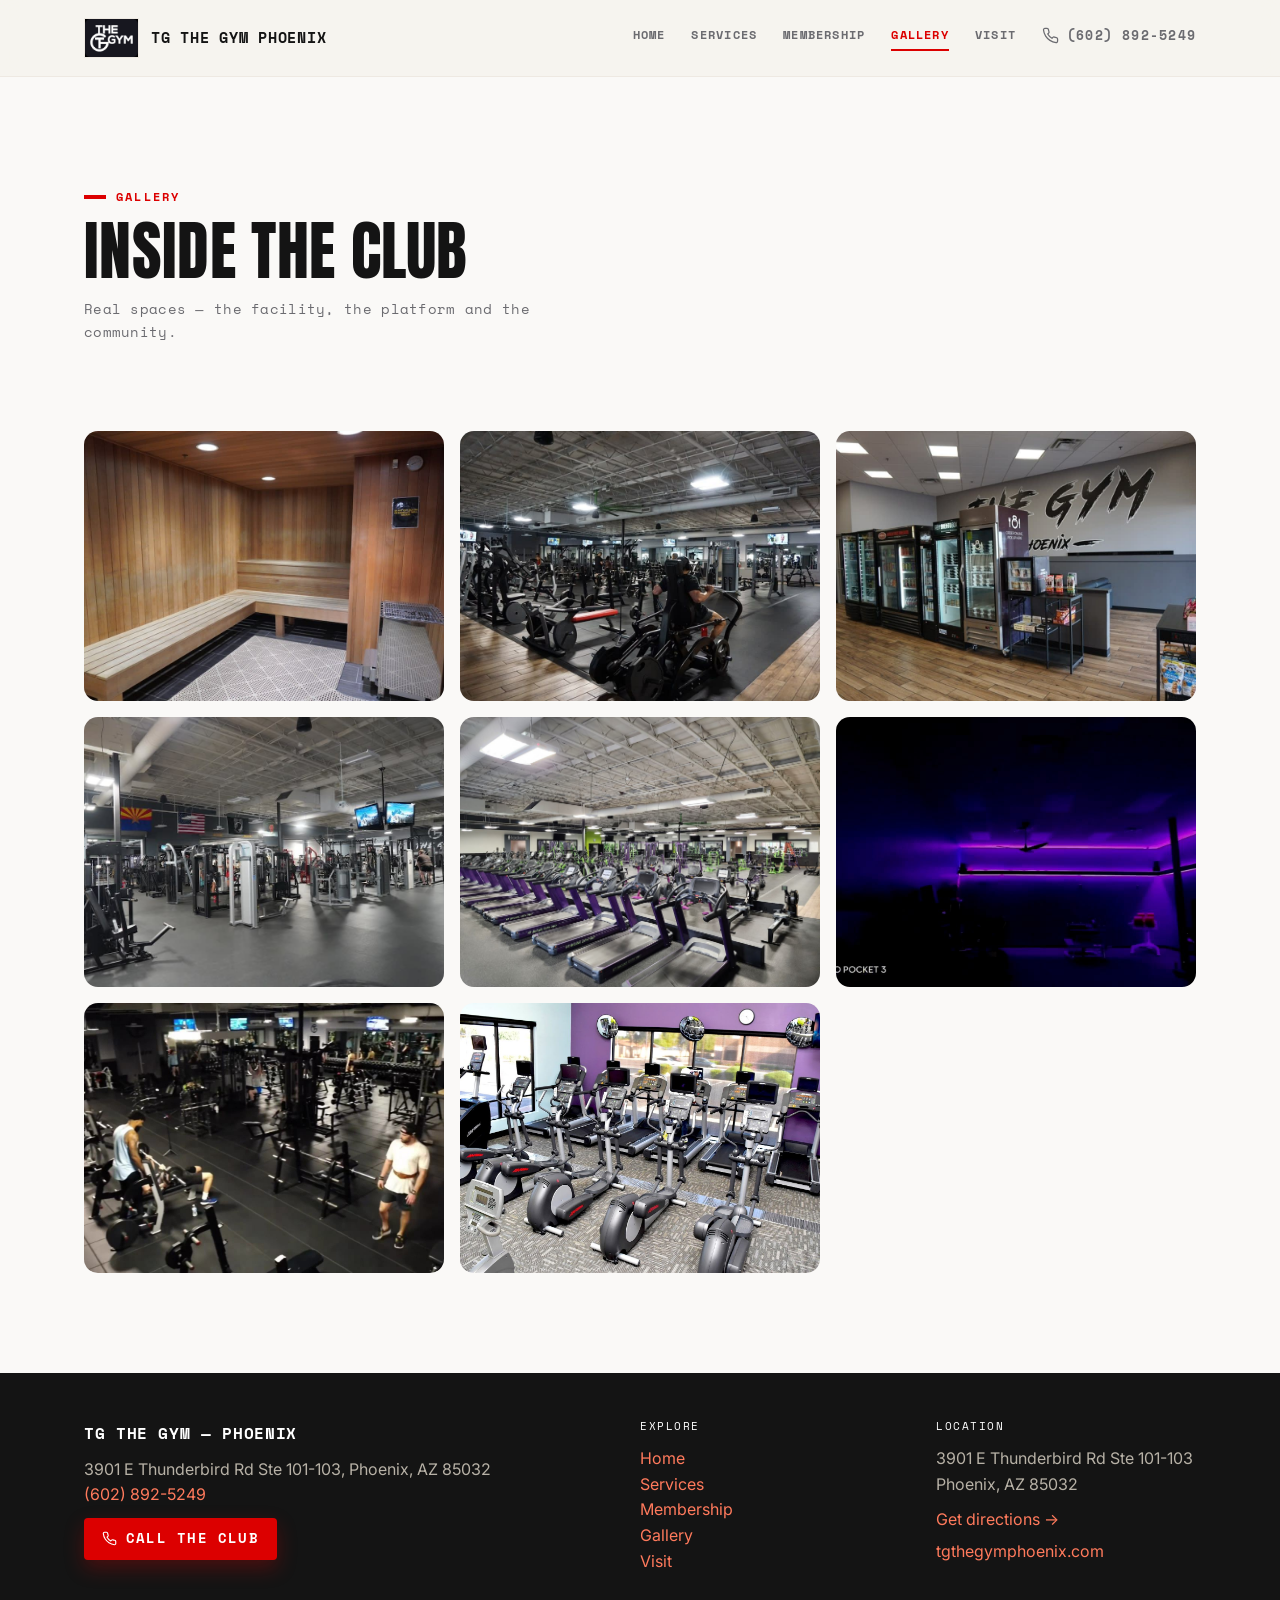
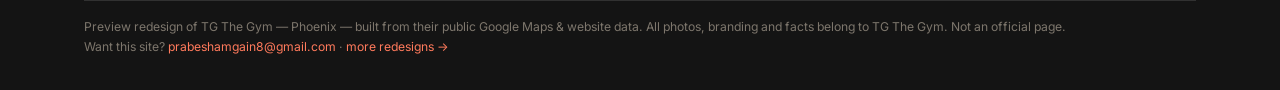
<file: motion/gallery.html>
<!DOCTYPE html>
<html lang="en"><head>
<meta charset="UTF-8"><meta name="viewport" content="width=device-width, initial-scale=1.0">
<title>Gallery | TG The Gym — Phoenix</title>
<meta name="description" content="Photos inside TG The Gym — Phoenix.">
<link rel="icon" href="data:image/svg+xml,<svg xmlns='http://www.w3.org/2000/svg' viewBox='0 0 100 100'><rect width='100' height='100' rx='20' fill='%23900000'/><text x='50' y='68' font-size='52' font-family='Arial' font-weight='bold' text-anchor='middle' fill='%23ffffff'>G</text></svg>">
<link rel="preconnect" href="https://fonts.googleapis.com">
<link rel="preconnect" href="https://fonts.gstatic.com" crossorigin>
<link href="https://fonts.googleapis.com/css2?family=Anton&family=Space+Mono:wght@400;700&family=Inter:wght@400;500;600;700&display=swap" rel="stylesheet">
<meta property="og:title" content="Gallery | TG The Gym — Phoenix">
<meta property="og:description" content="Photos inside TG The Gym — Phoenix.">
<meta property="og:image" content="https://openclaw011-web.github.io/tg-the-gym-preview/img/og.jpg">
<meta property="og:type" content="website">
<meta property="og:url" content="https://openclaw011-web.github.io/tg-the-gym-preview/">
<meta name="twitter:card" content="summary_large_image">
<link rel="stylesheet" href="../css/site.css">
<style id='palette'>:root{--brand:#DC0000;--brand_dark:#8f0101;--brand_mid:#e63c1f;--accent:#DC0000;--accent_soft:#fdecec;--bg:#faf9f7;--ink:#1c1c22;--muted:#6b6b70;--line:#eee9e2;}</style>
<link rel="stylesheet" href="../css/motion.css">
</head><body>
<header><div class="wrap nav">
  <a class="brand" href="index.html"><img src="../img/logo-chip.png" alt="TG The Gym logo"><span>TG The Gym&nbsp;Phoenix</span></a>
  <nav class="nav-links" id="nav"><a href="index.html" class="">Home</a><a href="services.html" class="">Services</a><a href="membership.html" class="">Membership</a><a href="gallery.html" class="active">Gallery</a><a href="contact.html" class="">Visit</a><a class="nav-phone" href="tel:+16028925249"><svg width="17" height="17" viewBox="0 0 24 24" fill="none" stroke="currentColor" stroke-width="1.8" stroke-linecap="round" stroke-linejoin="round"><path d="M22 16.92v3a2 2 0 0 1-2.18 2 19.79 19.79 0 0 1-8.63-3.07 19.5 19.5 0 0 1-6-6 19.79 19.79 0 0 1-3.07-8.67A2 2 0 0 1 4.11 2h3a2 2 0 0 1 2 1.72c.13.96.36 1.9.7 2.81a2 2 0 0 1-.45 2.11L8.09 9.91a16 16 0 0 0 6 6l1.27-1.27a2 2 0 0 1 2.11-.45c.91.34 1.85.57 2.81.7A2 2 0 0 1 22 16.92z"/></svg><span>(602) 892-5249</span></a></nav>
  <button class="nav-toggle" aria-label="Menu" onclick="document.getElementById('nav').classList.toggle('open')"><svg width="22" height="22" viewBox="0 0 24 24" fill="none" stroke="currentColor" stroke-width="1.8" stroke-linecap="round" stroke-linejoin="round"><path d="M6.5 6.5v11M17.5 6.5v11M3 9.5v5M21 9.5v5M6.5 12h11M4 12h-.5M20.5 12H20"/></svg></button>
</div></header>
<div class="pagehead"><span class="eyebrow">Gallery</span>
  <h1>Inside the club</h1>
  <p>Real spaces — the facility, the platform and the community.</p></div>
<section><div class="wrap"><div class="gallery" data-rv><a href="../img/interior1.jpg" target="_blank"><img src="../img/interior1.jpg" alt="TG The Gym training floor"></a><a href="../img/training.jpg" target="_blank"><img src="../img/training.jpg" alt="Strength training at TG The Gym"></a><a href="../img/training2.jpg" target="_blank"><img src="../img/training2.jpg" alt="Barbell work"></a><a href="../img/people.jpg" target="_blank"><img src="../img/people.jpg" alt="Members training"></a><a href="../img/map1.jpg" target="_blank"><img src="../img/map1.jpg" alt="Inside TG The Gym"></a><a href="../img/map2.jpg" target="_blank"><img src="../img/map2.jpg" alt="Facility"></a><a href="../img/map3.jpg" target="_blank"><img src="../img/map3.jpg" alt="Gym atmosphere"></a><a href="../img/map4.jpg" target="_blank"><img src="../img/map4.jpg" alt="Training space"></a></div></div></section><footer><div class="wrap">
  <div class="f-grid">
    <div>
      <div class="f-brand">TG The Gym — Phoenix</div>
      <div>3901 E Thunderbird Rd Ste 101-103, Phoenix, AZ 85032</div>
      <div><a href="tel:+16028925249">(602) 892-5249</a></div>
      <div style="margin-top:10px"><a href="tel:+16028925249" class="btn btn-accent" style="font-size:.85rem;padding:10px 18px"><svg width="15" height="15" viewBox="0 0 24 24" fill="none" stroke="currentColor" stroke-width="1.8" stroke-linecap="round" stroke-linejoin="round"><path d="M22 16.92v3a2 2 0 0 1-2.18 2 19.79 19.79 0 0 1-8.63-3.07 19.5 19.5 0 0 1-6-6 19.79 19.79 0 0 1-3.07-8.67A2 2 0 0 1 4.11 2h3a2 2 0 0 1 2 1.72c.13.96.36 1.9.7 2.81a2 2 0 0 1-.45 2.11L8.09 9.91a16 16 0 0 0 6 6l1.27-1.27a2 2 0 0 1 2.11-.45c.91.34 1.85.57 2.81.7A2 2 0 0 1 22 16.92z"/></svg> Call the club</a></div>
    </div>
    <div><h4>Explore</h4><div><a href="index.html">Home</a></div><div><a href="services.html">Services</a></div><div><a href="membership.html">Membership</a></div><div><a href="gallery.html">Gallery</a></div><div><a href="contact.html">Visit</a></div></div>
    <div><h4>Location</h4><div>3901 E Thunderbird Rd Ste 101-103</div><div>Phoenix, AZ 85032</div>
      <div style="margin-top:10px"><a href="https://www.google.com/maps/search/tg+the+gym+phoenix" target="_blank" rel="noopener">Get directions →</a></div>
      <div style="margin-top:6px"><a href="https://tgthegymphoenix.com/" target="_blank" rel="noopener">tgthegymphoenix.com</a></div></div>
  </div>
  <div class="note">Preview redesign of TG The Gym — Phoenix — built from their public Google Maps &amp; website data. All photos, branding and facts belong to TG The Gym. Not an official page.<br>Want this site? <a href="mailto:prabeshamgain8@gmail.com">prabeshamgain8@gmail.com</a> · <a href="https://openclaw011-web.github.io/gym-redesigns/">more redesigns →</a></div>
</div></footer>
<script>document.getElementById('nav')&&null;</script>
<script>
// scroll reveal
const rvio=new IntersectionObserver(es=>es.forEach(e=>{if(e.isIntersecting){e.target.classList.add('in');rvio.unobserve(e.target)}}),{threshold:.12,rootMargin:'0px 0px -30px 0px'});
document.querySelectorAll('[data-rv]').forEach(el=>rvio.observe(el));
// sticky-header scrolled shadow
const shead=document.querySelector('header');
const sh=()=>shead&&shead.classList.toggle('scrolled',scrollY>30);
addEventListener('scroll',sh,{passive:true});sh();
// hero parallax (wrapper only; ken-burns stays on the img)
const hbg=document.querySelector('.hero-bg');
addEventListener('scroll',()=>{if(hbg&&innerWidth>880)hbg.style.transform=`translateY(${(scrollY*.15).toFixed(1)}px)`},{passive:true});
</script>
</body></html>
</file>
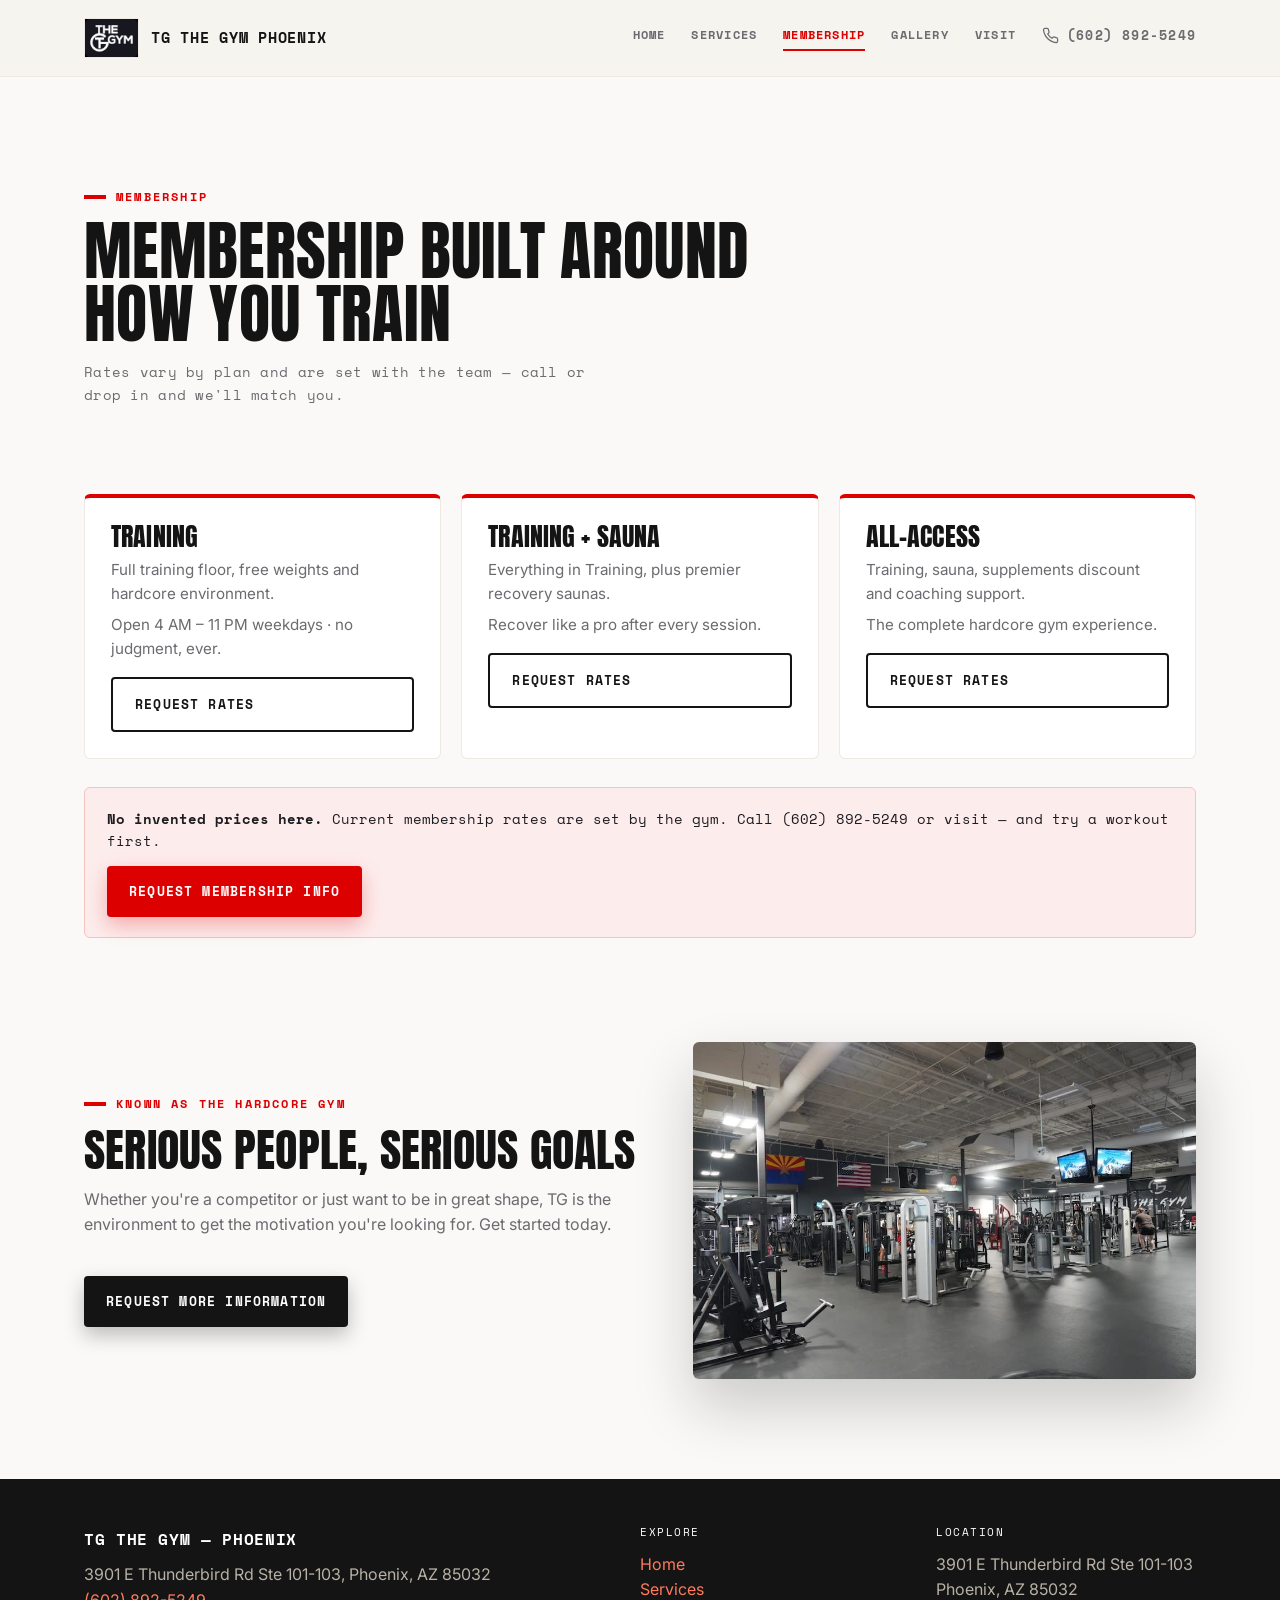
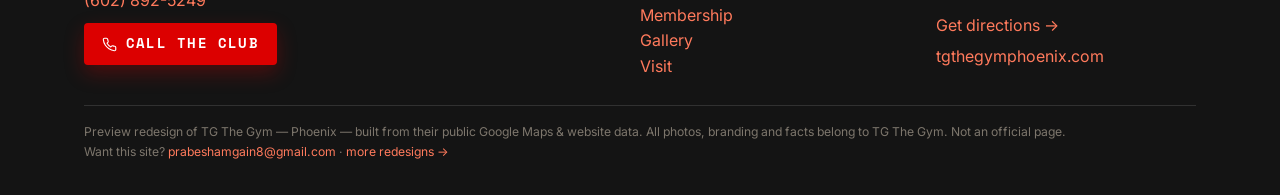
<file: motion/membership.html>
<!DOCTYPE html>
<html lang="en"><head>
<meta charset="UTF-8"><meta name="viewport" content="width=device-width, initial-scale=1.0">
<title>Membership | TG The Gym — Phoenix</title>
<meta name="description" content="Membership options at TG The Gym — Phoenix.">
<link rel="icon" href="data:image/svg+xml,<svg xmlns='http://www.w3.org/2000/svg' viewBox='0 0 100 100'><rect width='100' height='100' rx='20' fill='%23900000'/><text x='50' y='68' font-size='52' font-family='Arial' font-weight='bold' text-anchor='middle' fill='%23ffffff'>G</text></svg>">
<link rel="preconnect" href="https://fonts.googleapis.com">
<link rel="preconnect" href="https://fonts.gstatic.com" crossorigin>
<link href="https://fonts.googleapis.com/css2?family=Anton&family=Space+Mono:wght@400;700&family=Inter:wght@400;500;600;700&display=swap" rel="stylesheet">
<meta property="og:title" content="Membership | TG The Gym — Phoenix">
<meta property="og:description" content="Membership options at TG The Gym — Phoenix.">
<meta property="og:image" content="https://openclaw011-web.github.io/tg-the-gym-preview/img/og.jpg">
<meta property="og:type" content="website">
<meta property="og:url" content="https://openclaw011-web.github.io/tg-the-gym-preview/">
<meta name="twitter:card" content="summary_large_image">
<link rel="stylesheet" href="../css/site.css">
<style id='palette'>:root{--brand:#DC0000;--brand_dark:#8f0101;--brand_mid:#e63c1f;--accent:#DC0000;--accent_soft:#fdecec;--bg:#faf9f7;--ink:#1c1c22;--muted:#6b6b70;--line:#eee9e2;}</style>
<link rel="stylesheet" href="../css/motion.css">
</head><body>
<header><div class="wrap nav">
  <a class="brand" href="index.html"><img src="../img/logo-chip.png" alt="TG The Gym logo"><span>TG The Gym&nbsp;Phoenix</span></a>
  <nav class="nav-links" id="nav"><a href="index.html" class="">Home</a><a href="services.html" class="">Services</a><a href="membership.html" class="active">Membership</a><a href="gallery.html" class="">Gallery</a><a href="contact.html" class="">Visit</a><a class="nav-phone" href="tel:+16028925249"><svg width="17" height="17" viewBox="0 0 24 24" fill="none" stroke="currentColor" stroke-width="1.8" stroke-linecap="round" stroke-linejoin="round"><path d="M22 16.92v3a2 2 0 0 1-2.18 2 19.79 19.79 0 0 1-8.63-3.07 19.5 19.5 0 0 1-6-6 19.79 19.79 0 0 1-3.07-8.67A2 2 0 0 1 4.11 2h3a2 2 0 0 1 2 1.72c.13.96.36 1.9.7 2.81a2 2 0 0 1-.45 2.11L8.09 9.91a16 16 0 0 0 6 6l1.27-1.27a2 2 0 0 1 2.11-.45c.91.34 1.85.57 2.81.7A2 2 0 0 1 22 16.92z"/></svg><span>(602) 892-5249</span></a></nav>
  <button class="nav-toggle" aria-label="Menu" onclick="document.getElementById('nav').classList.toggle('open')"><svg width="22" height="22" viewBox="0 0 24 24" fill="none" stroke="currentColor" stroke-width="1.8" stroke-linecap="round" stroke-linejoin="round"><path d="M6.5 6.5v11M17.5 6.5v11M3 9.5v5M21 9.5v5M6.5 12h11M4 12h-.5M20.5 12H20"/></svg></button>
</div></header>
<div class="pagehead"><span class="eyebrow">Membership</span>
  <h1>Membership built around how you train</h1>
  <p>Rates vary by plan and are set with the team — call or drop in and we'll match you.</p></div>
<section><div class="wrap">
  <div class="pricing" data-rv><div class="card"><h3>Training</h3><p>Full training floor, free weights and hardcore environment.</p><p style="margin-top:6px">Open 4 AM – 11 PM weekdays · no judgment, ever.</p><a class="btn btn-ghost" href="contact.html" style="margin-top:16px">Request rates</a></div><div class="card"><h3>Training + Sauna</h3><p>Everything in Training, plus premier recovery saunas.</p><p style="margin-top:6px">Recover like a pro after every session.</p><a class="btn btn-ghost" href="contact.html" style="margin-top:16px">Request rates</a></div><div class="card"><h3>All-Access</h3><p>Training, sauna, supplements discount and coaching support.</p><p style="margin-top:6px">The complete hardcore gym experience.</p><a class="btn btn-ghost" href="contact.html" style="margin-top:16px">Request rates</a></div></div>
  <div class="price-note">
    <strong>No invented prices here.</strong> Current membership rates are set by the gym. Call (602) 892-5249 or visit — and try a workout first.
    <div style="margin-top:14px"><a class="btn btn-accent" href="https://tgthegymphoenix.com/#" target="_blank" rel="noopener">Request membership info</a></div>
  </div>
</div></section>

<section><div class="wrap">
  <div class="split" data-rv>
    <div>
      <div class="sec-head " data-rv><span class="eyebrow">Known as the hardcore gym</span><h2>Serious people, serious goals</h2><p>Whether you're a competitor or just want to be in great shape, TG is the environment to get the motivation you're looking for. Get started today.</p></div>
      <a class="btn btn-primary" href="https://tgthegymphoenix.com/#" target="_blank" rel="noopener">Request more information</a>
    </div>
    <img src="../img/people.jpg" alt="Serious people, serious goals">
  </div>
</div></section>
<footer><div class="wrap">
  <div class="f-grid">
    <div>
      <div class="f-brand">TG The Gym — Phoenix</div>
      <div>3901 E Thunderbird Rd Ste 101-103, Phoenix, AZ 85032</div>
      <div><a href="tel:+16028925249">(602) 892-5249</a></div>
      <div style="margin-top:10px"><a href="tel:+16028925249" class="btn btn-accent" style="font-size:.85rem;padding:10px 18px"><svg width="15" height="15" viewBox="0 0 24 24" fill="none" stroke="currentColor" stroke-width="1.8" stroke-linecap="round" stroke-linejoin="round"><path d="M22 16.92v3a2 2 0 0 1-2.18 2 19.79 19.79 0 0 1-8.63-3.07 19.5 19.5 0 0 1-6-6 19.79 19.79 0 0 1-3.07-8.67A2 2 0 0 1 4.11 2h3a2 2 0 0 1 2 1.72c.13.96.36 1.9.7 2.81a2 2 0 0 1-.45 2.11L8.09 9.91a16 16 0 0 0 6 6l1.27-1.27a2 2 0 0 1 2.11-.45c.91.34 1.85.57 2.81.7A2 2 0 0 1 22 16.92z"/></svg> Call the club</a></div>
    </div>
    <div><h4>Explore</h4><div><a href="index.html">Home</a></div><div><a href="services.html">Services</a></div><div><a href="membership.html">Membership</a></div><div><a href="gallery.html">Gallery</a></div><div><a href="contact.html">Visit</a></div></div>
    <div><h4>Location</h4><div>3901 E Thunderbird Rd Ste 101-103</div><div>Phoenix, AZ 85032</div>
      <div style="margin-top:10px"><a href="https://www.google.com/maps/search/tg+the+gym+phoenix" target="_blank" rel="noopener">Get directions →</a></div>
      <div style="margin-top:6px"><a href="https://tgthegymphoenix.com/" target="_blank" rel="noopener">tgthegymphoenix.com</a></div></div>
  </div>
  <div class="note">Preview redesign of TG The Gym — Phoenix — built from their public Google Maps &amp; website data. All photos, branding and facts belong to TG The Gym. Not an official page.<br>Want this site? <a href="mailto:prabeshamgain8@gmail.com">prabeshamgain8@gmail.com</a> · <a href="https://openclaw011-web.github.io/gym-redesigns/">more redesigns →</a></div>
</div></footer>
<script>document.getElementById('nav')&&null;</script>
<script>
// scroll reveal
const rvio=new IntersectionObserver(es=>es.forEach(e=>{if(e.isIntersecting){e.target.classList.add('in');rvio.unobserve(e.target)}}),{threshold:.12,rootMargin:'0px 0px -30px 0px'});
document.querySelectorAll('[data-rv]').forEach(el=>rvio.observe(el));
// sticky-header scrolled shadow
const shead=document.querySelector('header');
const sh=()=>shead&&shead.classList.toggle('scrolled',scrollY>30);
addEventListener('scroll',sh,{passive:true});sh();
// hero parallax (wrapper only; ken-burns stays on the img)
const hbg=document.querySelector('.hero-bg');
addEventListener('scroll',()=>{if(hbg&&innerWidth>880)hbg.style.transform=`translateY(${(scrollY*.15).toFixed(1)}px)`},{passive:true});
</script>
</body></html>
</file>
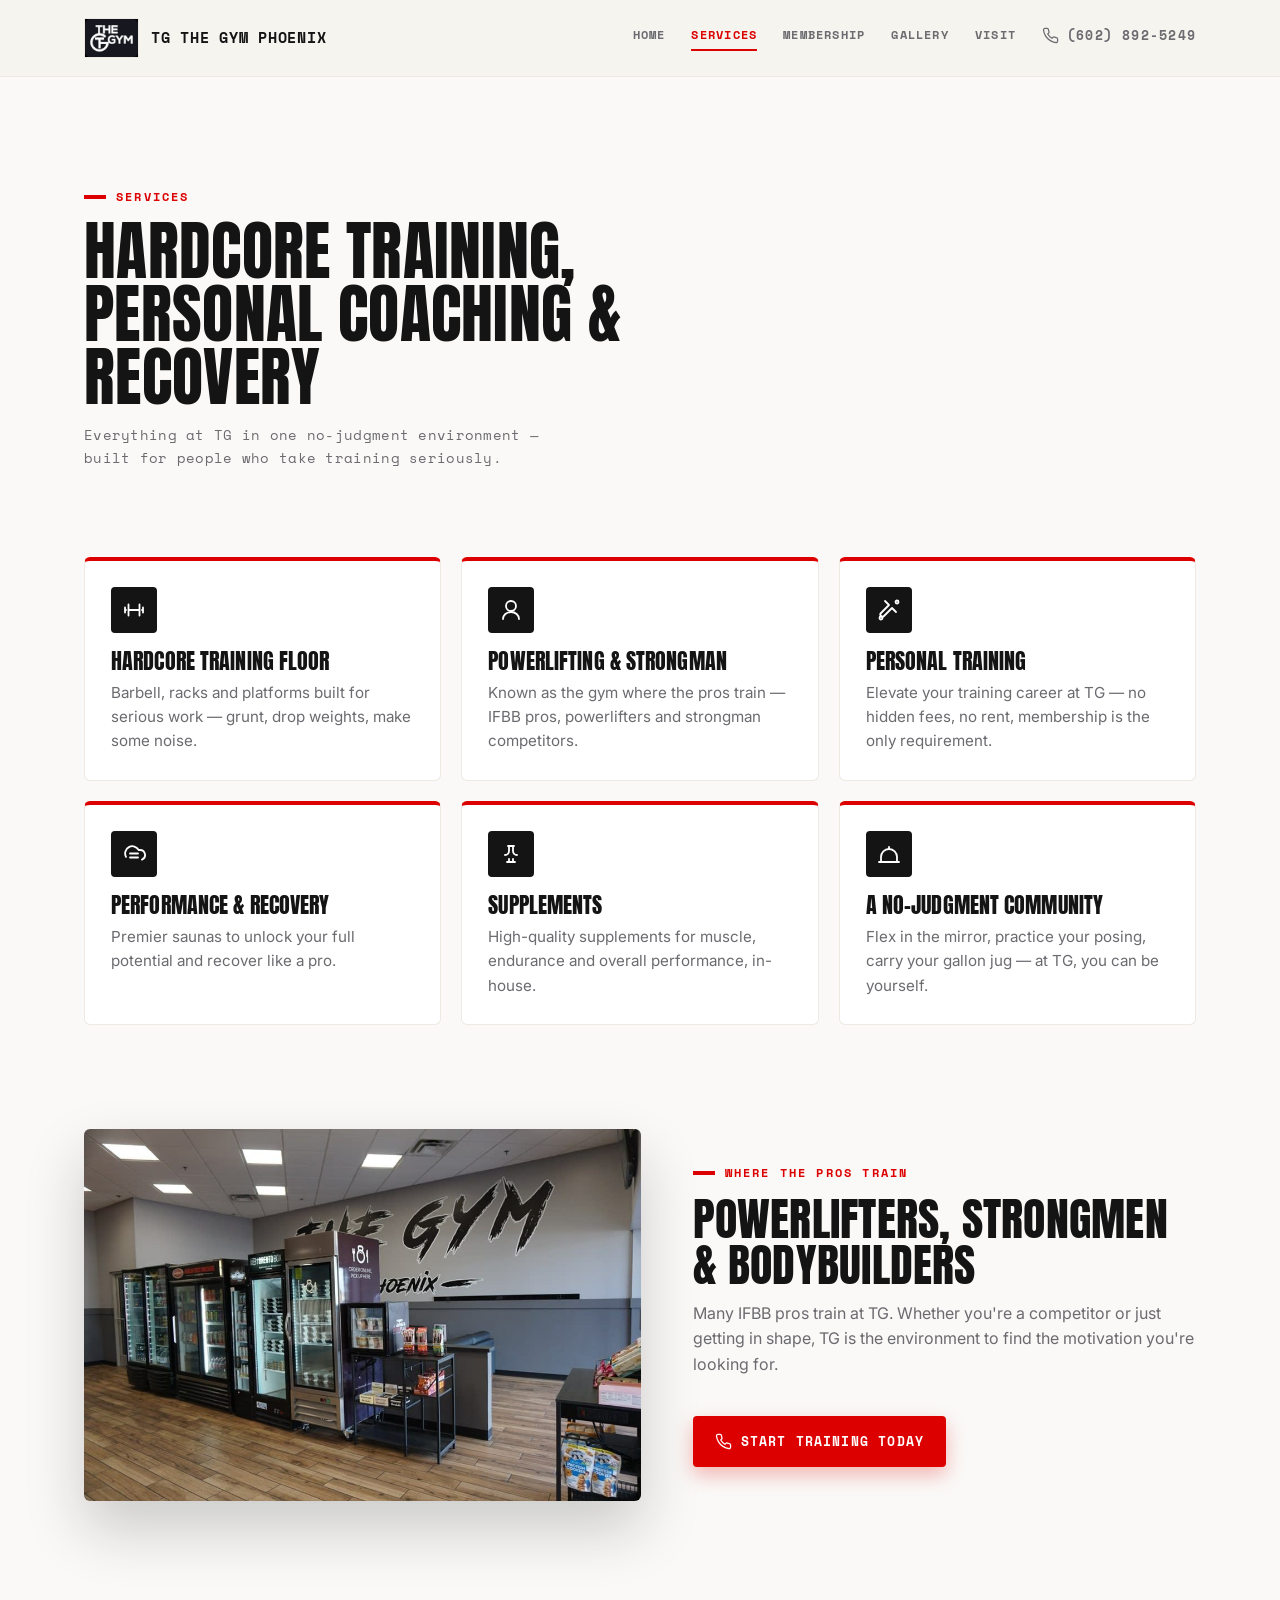
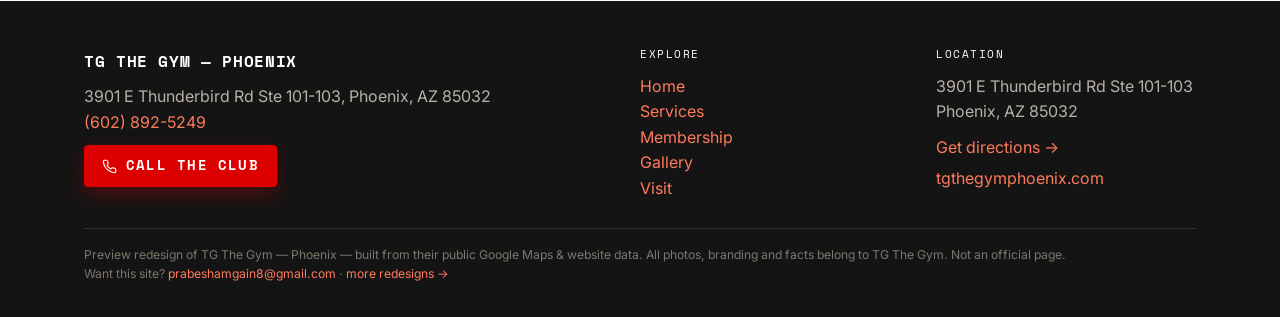
<file: motion/services.html>
<!DOCTYPE html>
<html lang="en"><head>
<meta charset="UTF-8"><meta name="viewport" content="width=device-width, initial-scale=1.0">
<title>Services | TG The Gym — Phoenix</title>
<meta name="description" content="Services and amenities at TG The Gym — Phoenix.">
<link rel="icon" href="data:image/svg+xml,<svg xmlns='http://www.w3.org/2000/svg' viewBox='0 0 100 100'><rect width='100' height='100' rx='20' fill='%23900000'/><text x='50' y='68' font-size='52' font-family='Arial' font-weight='bold' text-anchor='middle' fill='%23ffffff'>G</text></svg>">
<link rel="preconnect" href="https://fonts.googleapis.com">
<link rel="preconnect" href="https://fonts.gstatic.com" crossorigin>
<link href="https://fonts.googleapis.com/css2?family=Anton&family=Space+Mono:wght@400;700&family=Inter:wght@400;500;600;700&display=swap" rel="stylesheet">
<meta property="og:title" content="Services | TG The Gym — Phoenix">
<meta property="og:description" content="Services and amenities at TG The Gym — Phoenix.">
<meta property="og:image" content="https://openclaw011-web.github.io/tg-the-gym-preview/img/og.jpg">
<meta property="og:type" content="website">
<meta property="og:url" content="https://openclaw011-web.github.io/tg-the-gym-preview/">
<meta name="twitter:card" content="summary_large_image">
<link rel="stylesheet" href="../css/site.css">
<style id='palette'>:root{--brand:#DC0000;--brand_dark:#8f0101;--brand_mid:#e63c1f;--accent:#DC0000;--accent_soft:#fdecec;--bg:#faf9f7;--ink:#1c1c22;--muted:#6b6b70;--line:#eee9e2;}</style>
<link rel="stylesheet" href="../css/motion.css">
</head><body>
<header><div class="wrap nav">
  <a class="brand" href="index.html"><img src="../img/logo-chip.png" alt="TG The Gym logo"><span>TG The Gym&nbsp;Phoenix</span></a>
  <nav class="nav-links" id="nav"><a href="index.html" class="">Home</a><a href="services.html" class="active">Services</a><a href="membership.html" class="">Membership</a><a href="gallery.html" class="">Gallery</a><a href="contact.html" class="">Visit</a><a class="nav-phone" href="tel:+16028925249"><svg width="17" height="17" viewBox="0 0 24 24" fill="none" stroke="currentColor" stroke-width="1.8" stroke-linecap="round" stroke-linejoin="round"><path d="M22 16.92v3a2 2 0 0 1-2.18 2 19.79 19.79 0 0 1-8.63-3.07 19.5 19.5 0 0 1-6-6 19.79 19.79 0 0 1-3.07-8.67A2 2 0 0 1 4.11 2h3a2 2 0 0 1 2 1.72c.13.96.36 1.9.7 2.81a2 2 0 0 1-.45 2.11L8.09 9.91a16 16 0 0 0 6 6l1.27-1.27a2 2 0 0 1 2.11-.45c.91.34 1.85.57 2.81.7A2 2 0 0 1 22 16.92z"/></svg><span>(602) 892-5249</span></a></nav>
  <button class="nav-toggle" aria-label="Menu" onclick="document.getElementById('nav').classList.toggle('open')"><svg width="22" height="22" viewBox="0 0 24 24" fill="none" stroke="currentColor" stroke-width="1.8" stroke-linecap="round" stroke-linejoin="round"><path d="M6.5 6.5v11M17.5 6.5v11M3 9.5v5M21 9.5v5M6.5 12h11M4 12h-.5M20.5 12H20"/></svg></button>
</div></header>
<div class="pagehead"><span class="eyebrow">Services</span>
  <h1>Hardcore training, personal coaching &amp; recovery</h1>
  <p>Everything at TG in one no-judgment environment — built for people who take training seriously.</p></div>
<section><div class="wrap">
  <div class="grid" data-rv>
    <div class="card"><div class="ic"><svg width="24" height="24" viewBox="0 0 24 24" fill="none" stroke="currentColor" stroke-width="1.8" stroke-linecap="round" stroke-linejoin="round"><path d="M6.5 6.5v11M17.5 6.5v11M3 9.5v5M21 9.5v5M6.5 12h11M4 12h-.5M20.5 12H20"/></svg></div><h3>Hardcore training floor</h3><p>Barbell, racks and platforms built for serious work — grunt, drop weights, make some noise.</p></div><div class="card"><div class="ic"><svg width="24" height="24" viewBox="0 0 24 24" fill="none" stroke="currentColor" stroke-width="1.8" stroke-linecap="round" stroke-linejoin="round"><circle cx="12" cy="8" r="5"/><path d="M4 21c0-4 3.6-7 8-7s8 3 8 7"/></svg></div><h3>Powerlifting &amp; strongman</h3><p>Known as the gym where the pros train — IFBB pros, powerlifters and strongman competitors.</p></div><div class="card"><div class="ic"><svg width="24" height="24" viewBox="0 0 24 24" fill="none" stroke="currentColor" stroke-width="1.8" stroke-linecap="round" stroke-linejoin="round"><path d="M8 3l4 4L4 15c-1 1-1 2 0 3 1 1 2 1 3 0l8-8 4 4"/><circle cx="4" cy="20" r="1.5"/><circle cx="20" cy="4" r="1.5"/></svg></div><h3>Personal training</h3><p>Elevate your training career at TG — no hidden fees, no rent, membership is the only requirement.</p></div><div class="card"><div class="ic"><svg width="24" height="24" viewBox="0 0 24 24" fill="none" stroke="currentColor" stroke-width="1.8" stroke-linecap="round" stroke-linejoin="round"><path d="M20 17.6A5 5 0 0 0 18 8h-1.3A7 7 0 1 0 4 14.9"/><line x1="16" y1="11.5" x2="8" y2="11.5"/><line x1="16" y1="15.5" x2="8" y2="15.5"/></svg></div><h3>Performance &amp; recovery</h3><p>Premier saunas to unlock your full potential and recover like a pro.</p></div><div class="card"><div class="ic"><svg width="24" height="24" viewBox="0 0 24 24" fill="none" stroke="currentColor" stroke-width="1.8" stroke-linecap="round" stroke-linejoin="round"><path d="M9 4h6M10 4v5a4 4 0 0 1-4 4M14 4v5a4 4 0 0 0 4 4"/><path d="M8 20h8M10 20v-3M14 20v-3"/></svg></div><h3>Supplements</h3><p>High-quality supplements for muscle, endurance and overall performance, in-house.</p></div><div class="card"><div class="ic"><svg width="24" height="24" viewBox="0 0 24 24" fill="none" stroke="currentColor" stroke-width="1.8" stroke-linecap="round" stroke-linejoin="round"><path d="M4 20V15a8 8 0 0 1 16 0v5"/><line x1="2" y1="20" x2="22" y2="20"/><path d="M12 7V5"/></svg></div><h3>A no-judgment community</h3><p>Flex in the mirror, practice your posing, carry your gallon jug — at TG, you can be yourself.</p></div>
  </div>
</div></section>
<section id="includes"><div class="wrap">
  <div class="split" data-rv>
    <img src="../img/training2.jpg" alt="Powerlifters, strongmen &amp; bodybuilders">
    <div>
      <div class="sec-head " data-rv><span class="eyebrow">Where the pros train</span><h2>Powerlifters, strongmen &amp; bodybuilders</h2><p>Many IFBB pros train at TG. Whether you're a competitor or just getting in shape, TG is the environment to find the motivation you're looking for.</p></div>
      <div style="margin-top:22px"><a class="btn btn-accent" href="https://tgthegymphoenix.com/#"><svg width="17" height="17" viewBox="0 0 24 24" fill="none" stroke="currentColor" stroke-width="1.8" stroke-linecap="round" stroke-linejoin="round"><path d="M22 16.92v3a2 2 0 0 1-2.18 2 19.79 19.79 0 0 1-8.63-3.07 19.5 19.5 0 0 1-6-6 19.79 19.79 0 0 1-3.07-8.67A2 2 0 0 1 4.11 2h3a2 2 0 0 1 2 1.72c.13.96.36 1.9.7 2.81a2 2 0 0 1-.45 2.11L8.09 9.91a16 16 0 0 0 6 6l1.27-1.27a2 2 0 0 1 2.11-.45c.91.34 1.85.57 2.81.7A2 2 0 0 1 22 16.92z"/></svg> Start training today</a></div>
    </div>
  </div>
</div></section>
<footer><div class="wrap">
  <div class="f-grid">
    <div>
      <div class="f-brand">TG The Gym — Phoenix</div>
      <div>3901 E Thunderbird Rd Ste 101-103, Phoenix, AZ 85032</div>
      <div><a href="tel:+16028925249">(602) 892-5249</a></div>
      <div style="margin-top:10px"><a href="tel:+16028925249" class="btn btn-accent" style="font-size:.85rem;padding:10px 18px"><svg width="15" height="15" viewBox="0 0 24 24" fill="none" stroke="currentColor" stroke-width="1.8" stroke-linecap="round" stroke-linejoin="round"><path d="M22 16.92v3a2 2 0 0 1-2.18 2 19.79 19.79 0 0 1-8.63-3.07 19.5 19.5 0 0 1-6-6 19.79 19.79 0 0 1-3.07-8.67A2 2 0 0 1 4.11 2h3a2 2 0 0 1 2 1.72c.13.96.36 1.9.7 2.81a2 2 0 0 1-.45 2.11L8.09 9.91a16 16 0 0 0 6 6l1.27-1.27a2 2 0 0 1 2.11-.45c.91.34 1.85.57 2.81.7A2 2 0 0 1 22 16.92z"/></svg> Call the club</a></div>
    </div>
    <div><h4>Explore</h4><div><a href="index.html">Home</a></div><div><a href="services.html">Services</a></div><div><a href="membership.html">Membership</a></div><div><a href="gallery.html">Gallery</a></div><div><a href="contact.html">Visit</a></div></div>
    <div><h4>Location</h4><div>3901 E Thunderbird Rd Ste 101-103</div><div>Phoenix, AZ 85032</div>
      <div style="margin-top:10px"><a href="https://www.google.com/maps/search/tg+the+gym+phoenix" target="_blank" rel="noopener">Get directions →</a></div>
      <div style="margin-top:6px"><a href="https://tgthegymphoenix.com/" target="_blank" rel="noopener">tgthegymphoenix.com</a></div></div>
  </div>
  <div class="note">Preview redesign of TG The Gym — Phoenix — built from their public Google Maps &amp; website data. All photos, branding and facts belong to TG The Gym. Not an official page.<br>Want this site? <a href="mailto:prabeshamgain8@gmail.com">prabeshamgain8@gmail.com</a> · <a href="https://openclaw011-web.github.io/gym-redesigns/">more redesigns →</a></div>
</div></footer>
<script>document.getElementById('nav')&&null;</script>
<script>
// scroll reveal
const rvio=new IntersectionObserver(es=>es.forEach(e=>{if(e.isIntersecting){e.target.classList.add('in');rvio.unobserve(e.target)}}),{threshold:.12,rootMargin:'0px 0px -30px 0px'});
document.querySelectorAll('[data-rv]').forEach(el=>rvio.observe(el));
// sticky-header scrolled shadow
const shead=document.querySelector('header');
const sh=()=>shead&&shead.classList.toggle('scrolled',scrollY>30);
addEventListener('scroll',sh,{passive:true});sh();
// hero parallax (wrapper only; ken-burns stays on the img)
const hbg=document.querySelector('.hero-bg');
addEventListener('scroll',()=>{if(hbg&&innerWidth>880)hbg.style.transform=`translateY(${(scrollY*.15).toFixed(1)}px)`},{passive:true});
</script>
</body></html>
</file>
<file: css/site.css>
:root{
  --brand:#DC0000;--brand-dark:#8f0101;--brand-mid:#e63c1f;
  --accent:#DC0000;--accent-soft:#fdecec;
  --bg:#f5f3ee;--surface:#fff;--ink:#161616;--muted:#6a6a6a;--line:#e5e1d8;
  --char:#141414;--char2:#1e1e1e;
  --radius:6px;--serif:Anton,Arial Narrow,sans-serif;--sans:Inter,system-ui,sans-serif;--mono:"Space Mono",ui-monospace,monospace;
}
*{margin:0;padding:0;box-sizing:border-box}
html{scroll-behavior:smooth}
body{font-family:var(--sans);color:var(--ink);background:var(--bg);line-height:1.6;-webkit-font-smoothing:antialiased}
img{max-width:100%;display:block}
a{color:var(--brand-dark);text-decoration:none}
h1,h2,h3,h4{font-family:var(--serif);font-weight:400;line-height:.98;letter-spacing:.005em;text-transform:uppercase;color:var(--char)}
.wrap{max-width:1160px;margin:0 auto;padding:0 24px}

/* kicker / eyebrow — mono, red block */
.eyebrow{font-family:var(--mono);font-size:.76rem;letter-spacing:.18em;text-transform:uppercase;font-weight:700;color:var(--accent);margin-bottom:14px;display:flex;align-items:center;gap:10px}
.eyebrow::before{content:"";width:22px;height:4px;background:var(--accent);flex:none}

.pagehead{padding:110px 24px 36px;max-width:1160px;margin:0 auto}
.pagehead h1{font-size:clamp(2.4rem,5.4vw,4rem);max-width:22ch}
.pagehead p{color:var(--muted);font-size:1.05rem;max-width:56ch;margin-top:14px;font-family:var(--mono);font-size:.9rem;letter-spacing:.02em}
section{padding:52px 0}
.sec-head{max-width:640px;margin-bottom:38px}
.sec-head.center{margin-left:auto;margin-right:auto;text-align:center}
.sec-head.center .eyebrow{justify-content:center}
.sec-head h2{font-size:clamp(1.9rem,3.6vw,2.9rem);margin-bottom:14px}
.sec-head.center h2{max-width:16ch;margin-left:auto;margin-right:auto}
.sec-head p{color:var(--muted);font-size:1rem}

/* header */
header{position:sticky;top:0;z-index:50;background:rgba(245,243,238,.9);backdrop-filter:blur(12px);border-bottom:1px solid var(--line)}
.nav{display:flex;align-items:center;justify-content:space-between;height:76px}
.brand{display:flex;align-items:center;gap:12px;font-family:var(--mono);font-weight:700;text-transform:uppercase;letter-spacing:.05em;font-size:.92rem;color:var(--char)}
.brand img{height:40px;width:auto;border:1px solid var(--line)}
.nav-links{display:flex;gap:26px;font-family:var(--mono);font-size:.76rem;font-weight:700;text-transform:uppercase;letter-spacing:.1em;align-items:center}
.nav-links a{color:var(--muted);border-bottom:2px solid transparent;padding-bottom:4px}
.nav-links a.active,.nav-links a:hover{color:var(--accent);border-bottom-color:var(--accent)}
.nav-phone{display:inline-flex;align-items:center;gap:8px;font-family:var(--mono);font-weight:700;font-size:.82rem;color:var(--char)}
.nav-toggle{display:none;background:var(--char);border:0;color:#fff;width:40px;height:40px;font-size:1.2rem;cursor:pointer}
@media(max-width:880px){
  .nav-links{position:fixed;inset:76px 0 auto;flex-direction:column;gap:2px;background:var(--bg);padding:14px 0;border-bottom:1px solid var(--line);transform:translateY(-130%);transition:transform .3s ease}
  .nav-links.open{transform:none}
  .nav-links a{padding:12px 24px}
  .nav-toggle{display:block}
  .nav-phone span{display:none}
}

/* buttons — hard mono slabs */
.btn{display:inline-flex;align-items:center;gap:9px;font-family:var(--mono);font-weight:700;text-transform:uppercase;letter-spacing:.09em;font-size:.82rem;padding:15px 22px;border-radius:4px;transition:transform .15s ease,box-shadow .15s ease,background .15s ease;border:0}
.btn:hover{transform:translateY(-2px)}
.btn-accent{background:var(--brand);color:#fff;box-shadow:0 8px 20px rgba(220,0,0,.28)}
.btn-accent:hover{background:#b30000}
.btn-primary{background:var(--char);color:#fff;box-shadow:0 8px 20px rgba(0,0,0,.25)}
.btn-primary:hover{background:#000}
.btn-ghost{background:transparent;color:var(--char);border:2px solid var(--char)}
.btn-ghost:hover{border-color:var(--brand);color:var(--brand)}
.pill{display:inline-flex;align-items:center;gap:7px;background:#fff;border:1px solid var(--line);border-radius:3px;padding:7px 13px;font-family:var(--mono);font-size:.72rem;font-weight:700;text-transform:uppercase;letter-spacing:.06em;color:var(--char);box-shadow:0 2px 8px rgba(22,22,22,.04)}

/* hero — full bleed, light gradient overlay, oversized Anton */
.hero{position:relative;display:flex;align-items:center;min-height:86vh;overflow:hidden}
.hero-bg{position:absolute;inset:0}
.hero-bg img{width:100%;height:100%;object-fit:cover}
.hero-bg::after{content:"";position:absolute;inset:0;background:linear-gradient(100deg,rgba(245,243,238,.97) 28%,rgba(245,243,238,.55) 58%,rgba(20,20,20,.35) 100%)}
.hero-inner{position:relative;z-index:2;max-width:1160px;margin:0 auto;padding:110px 24px;width:100%}
.hero h1{font-size:clamp(2.8rem,7.5vw,5.6rem);margin:18px 0 22px;max-width:13ch;letter-spacing:.002em}
.hero p.lead{color:#3a3a3a;font-size:1.1rem;max-width:44ch;font-weight:500}
.hero-meta{display:flex;flex-wrap:wrap;gap:10px;margin:28px 0}
.hero-cta{display:flex;flex-wrap:wrap;gap:14px}

/* marquee — charcoal bar, red Anton words */
.marquee{background:var(--char);overflow:hidden;padding:16px 0;border-top:4px solid var(--brand)}
.mq-track{display:flex;gap:0;white-space:nowrap;width:max-content;animation:mq 26s linear infinite}
.mq-track span{font-family:var(--serif);text-transform:uppercase;font-size:1.5rem;color:#fff;padding:0 18px;display:inline-flex;align-items:center}
.mq-track span::after{content:"✕";color:var(--brand);font-family:var(--mono);margin-left:36px}
@keyframes mq{to{transform:translateX(-50%)}}

/* stat band — oversized red numerals */
.statband{background:var(--char);padding:0;overflow:hidden}
.stats-grid{display:grid;grid-template-columns:repeat(4,1fr);border-right:1px solid rgba(255,255,255,.06)}
.stat{padding:34px 26px;text-align:left;border-left:1px solid rgba(255,255,255,.06)}
.stat .n{font-family:var(--serif);font-size:2.8rem;line-height:1;color:var(--brand);letter-spacing:.01em}
.stat .l{font-family:var(--mono);font-size:.7rem;letter-spacing:.14em;text-transform:uppercase;color:#c9c2b8;margin-top:10px}
@media(max-width:880px){.stats-grid{grid-template-columns:repeat(2,1fr)}}
@media(max-width:480px){.stats-grid{grid-template-columns:repeat(2,1fr)}.stat{padding:24px 16px}}

/* split */
.split{display:grid;grid-template-columns:1.05fr .95fr;gap:52px;align-items:center}
.split img{border-radius:6px;box-shadow:0 28px 60px rgba(20,20,20,.2)}
.split li{list-style:none;position:relative;padding:12px 0 12px 38px;color:var(--ink);font-weight:500;border-bottom:1px solid var(--line)}
.split li::before{content:"✕";position:absolute;left:2px;top:10px;color:var(--brand);font-family:var(--mono);font-weight:700}
.split li:last-child{border-bottom:0}

/* cards */
.grid{display:grid;grid-template-columns:repeat(3,1fr);gap:20px}
.card{background:var(--surface);border:1px solid var(--line);border-top:4px solid var(--brand);border-radius:var(--radius);padding:26px;transition:transform .18s ease,box-shadow .18s ease}
.card:hover{transform:translateY(-5px);box-shadow:0 22px 46px rgba(20,20,20,.14)}
.card .ic{width:46px;height:46px;border-radius:4px;background:var(--char);display:flex;align-items:center;justify-content:center;margin-bottom:18px;color:#fff}
.card h3{font-size:1.35rem;margin-bottom:9px}
.card p{font-size:.95rem;color:var(--muted)}
@media(max-width:880px){.grid{grid-template-columns:repeat(2,1fr)}.split{grid-template-columns:1fr}}
@media(max-width:540px){.grid{grid-template-columns:1fr}}

/* membership */
.pricing{display:grid;grid-template-columns:repeat(3,1fr);gap:20px;align-items:stretch}
.pricing .card{display:flex;flex-direction:column}
.pricing .card h3{font-size:1.6rem}
.pricing .card .tag{font-family:var(--mono);font-size:.7rem;letter-spacing:.12em;text-transform:uppercase;color:var(--accent);margin-bottom:8px}
.pricing .card .btn{margin-top:auto}
.price-note{font-size:.95rem;color:var(--ink);background:var(--accent-soft);border:1px solid #f5c3c0;border-radius:var(--radius);padding:20px 22px;margin-top:28px;font-family:var(--mono);font-size:.86rem}
@media(max-width:880px){.pricing{grid-template-columns:1fr}}

/* gallery */
.gallery{display:grid;grid-template-columns:repeat(3,1fr);gap:16px}
.gallery a{overflow:hidden;border-radius:var(--radius);background:#000;display:block}
.gallery img{aspect-ratio:4/3;object-fit:cover;border-radius:0;width:100%;transition:transform .5s ease,opacity .3s}
.gallery a:hover img{transform:scale(1.07);opacity:.85}
@media(max-width:760px){.gallery{grid-template-columns:repeat(2,1fr)}}
@media(max-width:480px){.gallery{grid-template-columns:1fr}}

/* contact */
.contact-grid{display:grid;grid-template-columns:1fr 1fr;gap:36px;align-items:start}
.c-card{background:var(--surface);border:1px solid var(--line);border-radius:var(--radius);padding:30px}
.c-card h3{font-size:1.6rem;margin-bottom:18px}
.c-row{display:flex;gap:16px;align-items:flex-start;padding:16px 0;border-top:1px solid var(--line)}
.c-row:first-of-type{border-top:0}
.c-row .ic{color:var(--accent);flex:none;margin-top:2px}
.c-row .lab{font-family:var(--mono);font-size:.66rem;text-transform:uppercase;letter-spacing:.14em;color:var(--muted);font-weight:700}
.c-row a,.c-row .val{font-weight:700;color:var(--char)}
.c-row a:hover{color:var(--brand)}
.map-card{border-radius:var(--radius);overflow:hidden;border:1px solid var(--line);box-shadow:0 18px 40px rgba(20,20,20,.12)}
@media(max-width:820px){.contact-grid{grid-template-columns:1fr}}

/* footer */
footer{background:var(--char);color:#b7b1a6;padding:48px 0 34px;margin-top:48px}
.f-grid{display:grid;grid-template-columns:2fr 1fr 1fr;gap:36px}
.f-brand{color:#fff;font-family:var(--mono);font-weight:700;text-transform:uppercase;letter-spacing:.04em;font-size:1rem;margin-bottom:10px}
footer a{color:#ff7a5c}
footer a:hover{color:#fff}
footer h4{color:#fff;font-family:var(--mono);font-size:.7rem;text-transform:uppercase;letter-spacing:.14em;margin-bottom:14px}
footer .note{margin-top:26px;font-size:.76rem;color:#7d766c;border-top:1px solid rgba(255,255,255,.12);padding-top:16px}
@media(max-width:720px){.f-grid{grid-template-columns:1fr 1fr}}
</file>
<file: css/motion.css>
/* Motion layer for the multi-page theme — additive, light theme kept. */

/* scroll reveal */
[data-rv]{opacity:0;transform:translateY(30px);transition:opacity .8s cubic-bezier(.22,.6,.36,1),transform .8s cubic-bezier(.22,.6,.36,1)}
[data-rv].in{opacity:1;transform:none}

/* ken-burns hero */
.hero-bg img{animation:kb 20s ease-in-out infinite alternate}
@keyframes kb{from{transform:scale(1)}to{transform:scale(1.12)}}
.hero-bg{transition:transform .2s linear}

/* nav underline + scrolled shadow */
.nav-links a{position:relative}
.nav-links a::after{content:"";position:absolute;left:0;bottom:-4px;height:2px;width:0;background:var(--accent);transition:width .3s cubic-bezier(.22,.6,.36,1)}
.nav-links a:hover::after{width:100%}
header{transition:background .3s,box-shadow .3s,border-color .3s}
header.scrolled{box-shadow:0 8px 30px rgba(37,16,47,.08)}

/* cards */
.card{transition:transform .3s cubic-bezier(.22,.6,.36,1),box-shadow .3s cubic-bezier(.22,.6,.36,1)}
.card:hover{transform:translateY(-8px);box-shadow:0 24px 48px rgba(37,16,47,.12)}
.card .ic{transition:transform .4s,background .3s,color .3s}
.card:hover .ic{transform:rotate(-8deg) scale(1.08);background:var(--accent);color:#fff}

/* hero CTA subtle pulse */
.hero .btn-accent{animation:pulseGlow 3s ease-in-out infinite}
@keyframes pulseGlow{0%,100%{box-shadow:0 8px 22px rgba(238,89,43,.28)}50%{box-shadow:0 8px 30px rgba(238,89,43,.5)}}

/* gallery */
.gallery a{overflow:hidden;border-radius:14px}
.gallery img{transition:transform .6s cubic-bezier(.22,.6,.36,1),filter .4s}
.gallery a:hover img{transform:scale(1.08)}

@media(prefers-reduced-motion:reduce){
  [data-rv]{opacity:1;transform:none;transition:none}
  *{animation:none!important}
}
</file>
